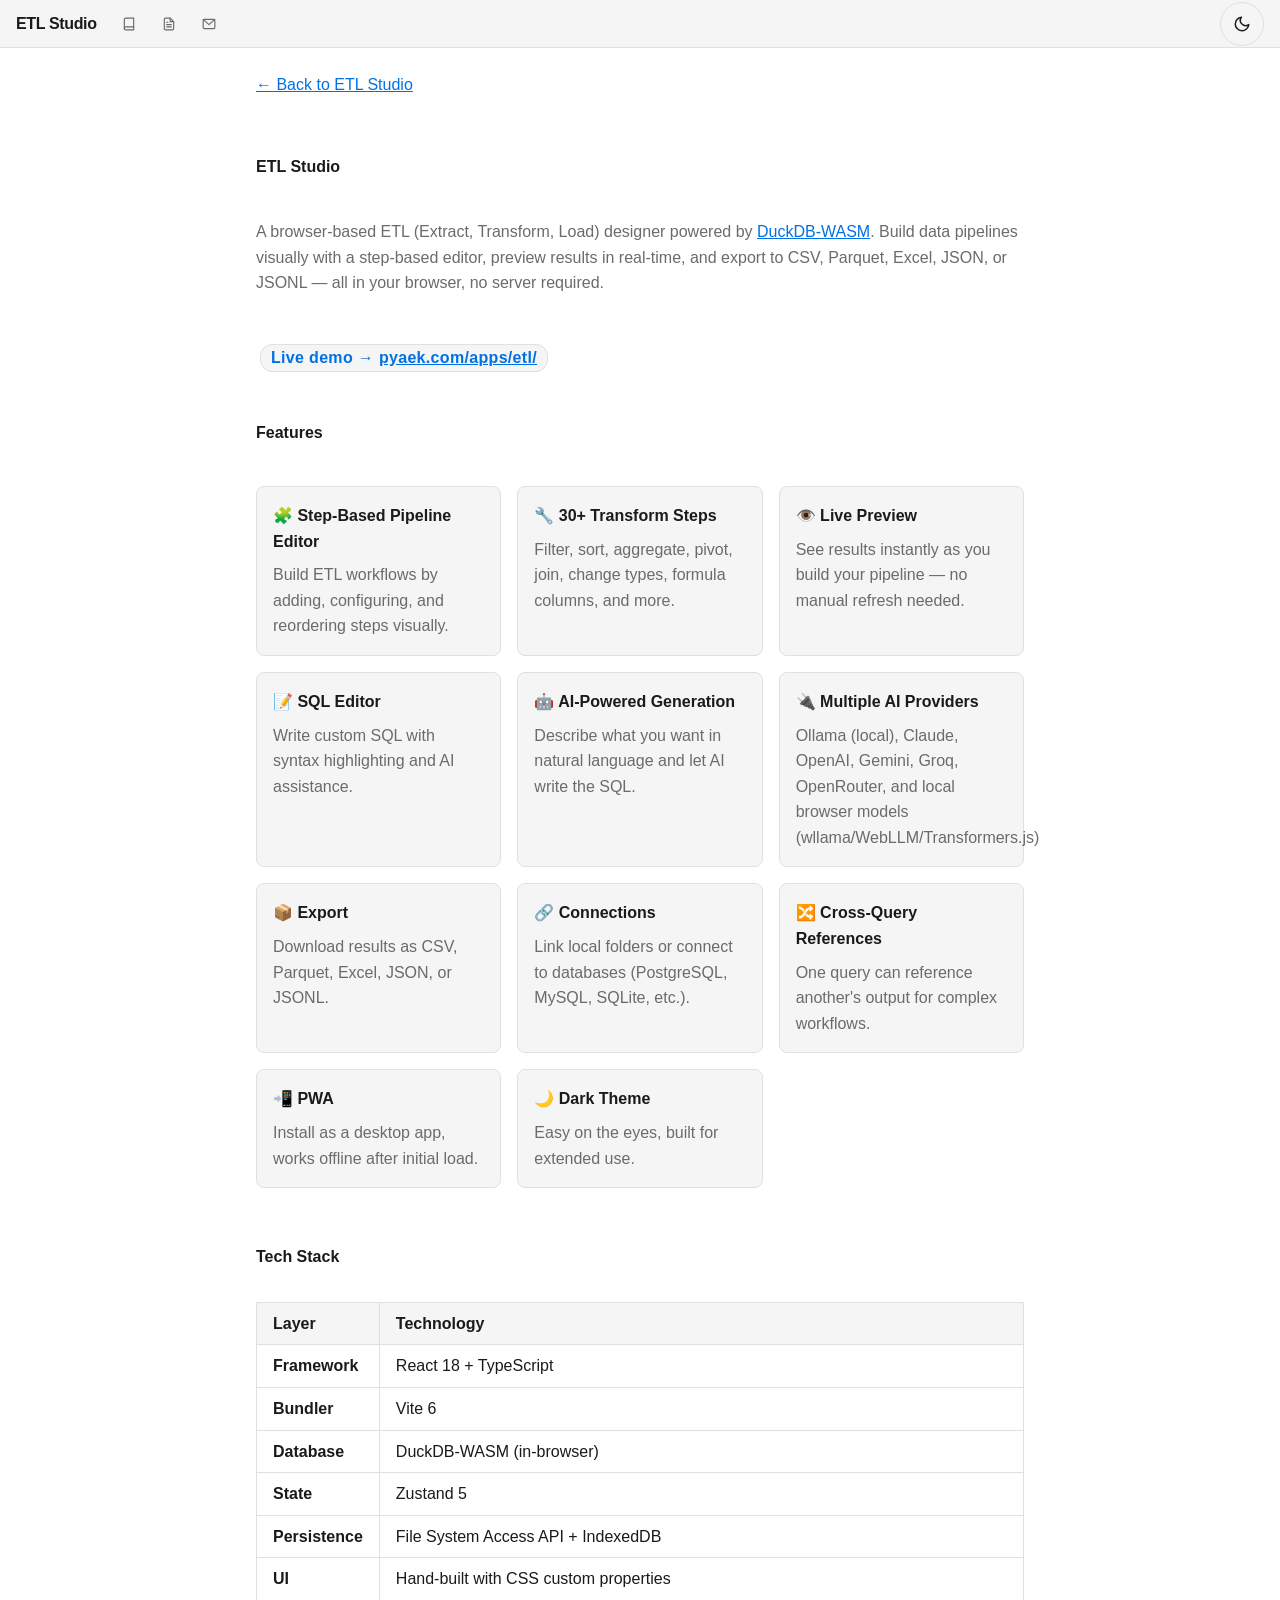
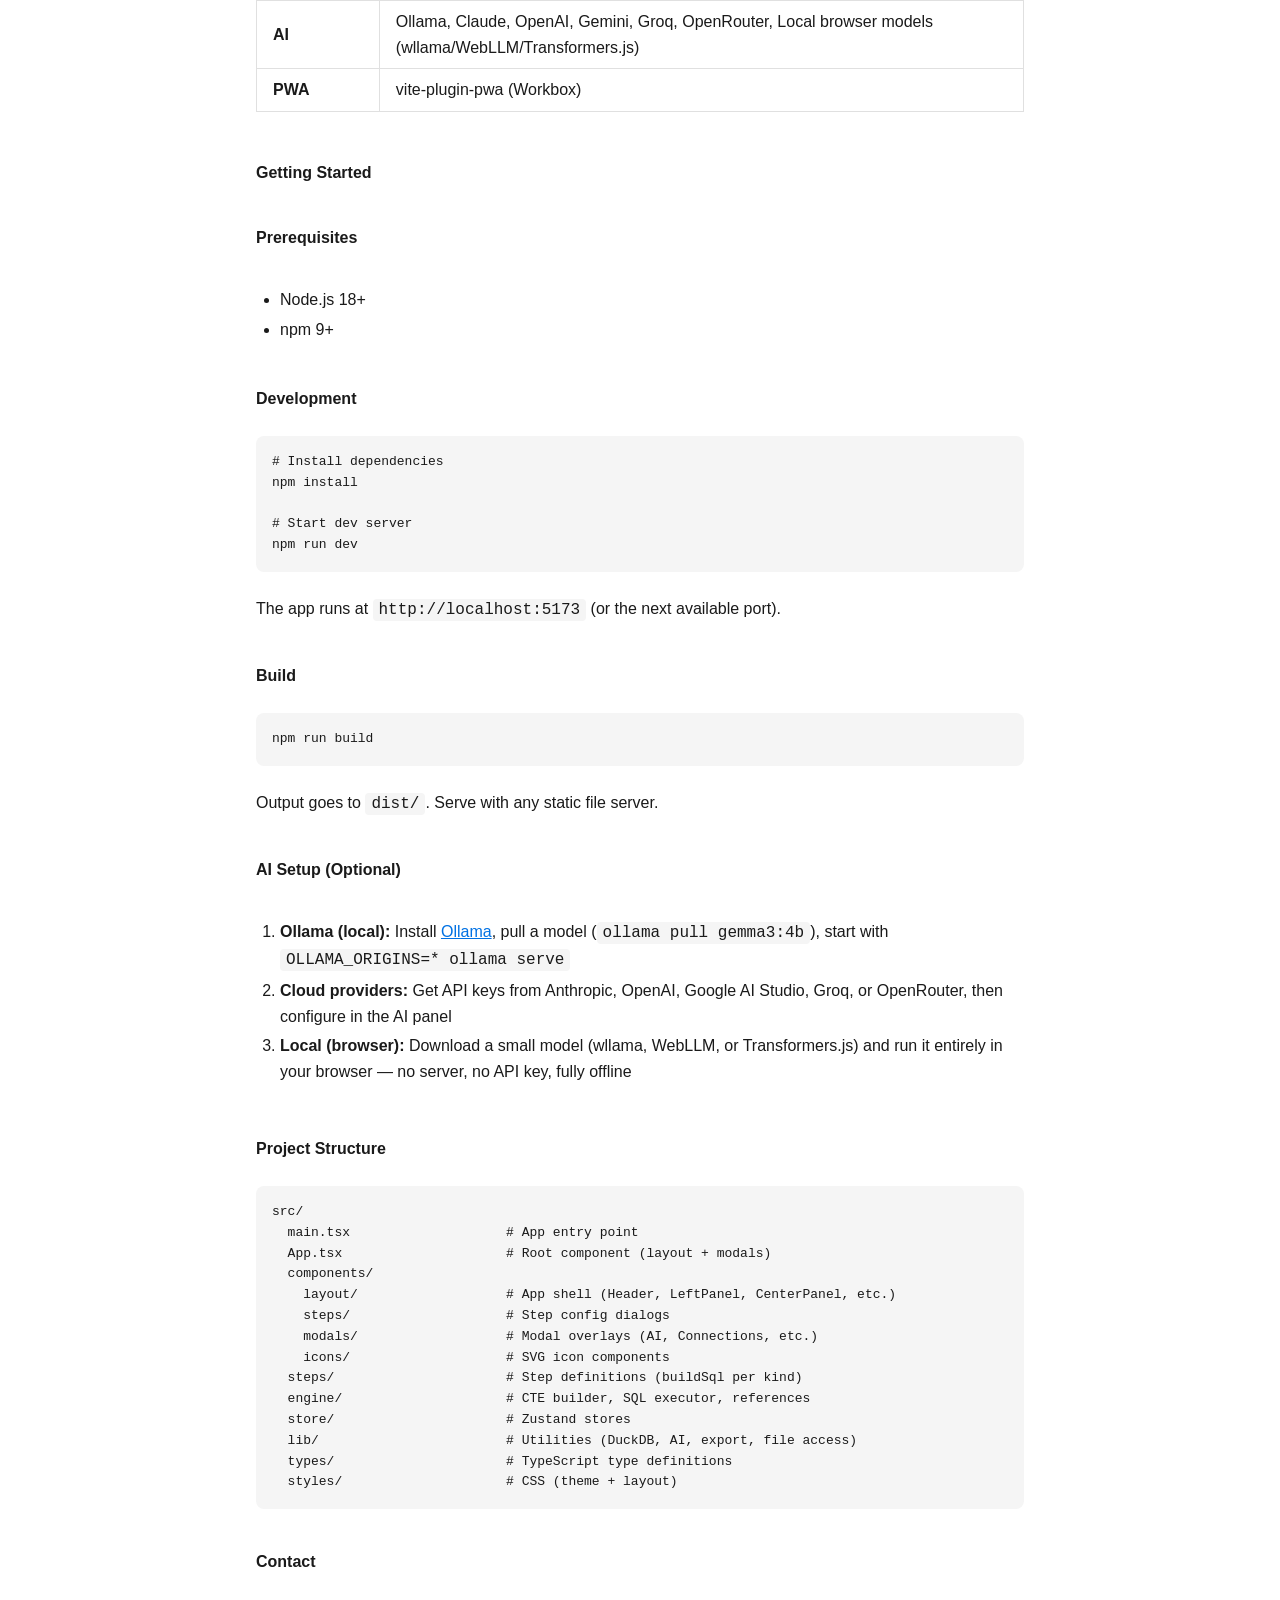
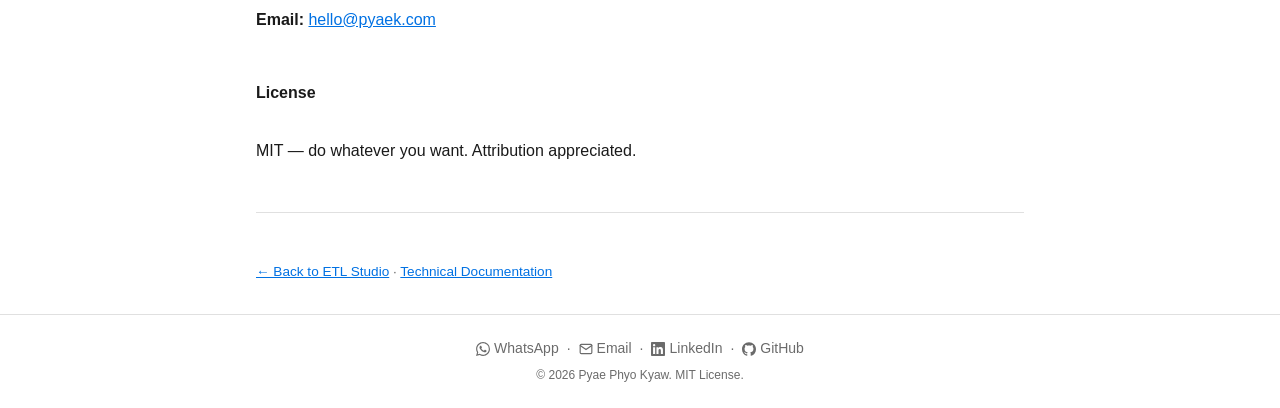
<file: readme/index.html>
<!DOCTYPE html>
<html lang="en">
<head>
  <!-- 1. Theme flash prevention -->
  <script>
  (function() {
    document.documentElement.setAttribute("data-theme", "light");
  })();
  </script>
  <!-- 2. Standard meta -->
  <meta charset="UTF-8">
  <meta name="viewport" content="width=device-width, initial-scale=1.0">
  <meta name="theme-color" content="#ffffff" media="(prefers-color-scheme: light)">
  <meta name="theme-color" content="#1a1a1a" media="(prefers-color-scheme: dark)">
  <meta name="apple-mobile-web-app-capable" content="yes">
  <meta name="apple-mobile-web-app-status-bar-style" content="default">
  <meta name="apple-mobile-web-app-title" content="ETL Studio">

  <!-- 3. SEO meta -->
  <title>ETL Studio README — Documentation | Pyae Phyo Kyaw</title>
  <meta name="title" content="ETL Studio README — Documentation | Pyae Phyo Kyaw">
  <meta name="description" content="ETL Studio README — documentation for the free, browser-based ETL tool powered by DuckDB-WASM. Learn how to build data pipelines, use AI-powered SQL generation, and export results.">
  <meta name="author" content="Pyae Phyo Kyaw">
  <meta name="keywords" content="ETL Studio, README, documentation, ETL, data pipeline, DuckDB, WASM, data cleaning, data transformation, AI SQL">
  <meta name="robots" content="index, follow">
  <meta name="referrer" content="strict-origin-when-cross-origin">
  <link rel="canonical" href="https://pyaek.com/apps/etl/readme/">
  

  <!-- 4. OG / Twitter -->
  <meta property="og:type" content="article">
  <meta property="og:url" content="https://pyaek.com/apps/etl/readme/">
  <meta property="og:title" content="ETL Studio README — Documentation">
  <meta property="og:description" content="Complete documentation for ETL Studio: building data pipelines, AI-powered SQL generation, export formats, and more.">
  <meta property="og:image" content="https://pyaek.com/assets/images/og-image.png">
  <meta property="og:image:alt" content="ETL Studio README — Documentation">
  <meta property="og:site_name" content="Pyae Phyo Kyaw">
  <meta property="og:locale" content="en_US">
  <meta name="twitter:card" content="summary_large_image">
  <meta name="twitter:url" content="https://pyaek.com/apps/etl/readme/">
  <meta name="twitter:title" content="ETL Studio README — Documentation">
  <meta name="twitter:description" content="Complete documentation for ETL Studio: building data pipelines, AI-powered SQL generation, export formats, and more.">
  <meta name="twitter:image" content="https://pyaek.com/assets/images/og-image.png">
  <meta name="twitter:image:alt" content="ETL Studio README — Documentation">
  <meta name="twitter:creator" content="@pyaek">

  <!-- 5. Favicon & manifest -->
  <link rel="icon" href="../assets/icons/favicon.ico" sizes="any">
  <link rel="apple-touch-icon" href="../assets/icons/apple-touch-icon.png">
  <link rel="manifest" href="../manifest.webmanifest">

  <!-- 6. JSON-LD structured data -->
  <script type="application/ld+json">
  {
    "@context": "https://schema.org",
    "@type": "WebPage",
    "name": "ETL Studio README — Documentation",
    "url": "https://pyaek.com/apps/etl/readme/",
    "description": "Complete documentation for ETL Studio: building data pipelines, AI-powered SQL generation, export formats, and more.",
    "isPartOf": {
      "@type": "WebSite",
      "name": "Pyae Phyo Kyaw",
      "url": "https://pyaek.com"
    }
  }
  </script>

  <!-- 7. CSS -->
  <link rel="stylesheet" href="../assets/css/root/style.css">
  <style>
    .doc-page { max-width: 800px; margin: 0 auto; padding: var(--space-lg) var(--space-md); line-height: 1.6; }
    .doc-page h1 { font-size: var(--text-2xl); margin: var(--space-lg) 0 var(--space-md); }
    .doc-page h2 { font-size: var(--text-xl); margin: var(--space-lg) 0 var(--space-sm); }
    .doc-page h3 { font-size: var(--text-lg); margin: var(--space-md) 0 var(--space-sm); }
    .doc-page p { margin: var(--space-sm) 0; }
    .doc-page a { color: var(--color-accent); }
    .doc-page a:hover { color: var(--color-accent-hover); }
    .doc-page code { background: var(--color-surface); padding: 2px 6px; border-radius: var(--border-radius-sm); font-family: var(--font-mono); font-size: var(--text-sm); }
    .doc-page pre { background: var(--color-surface); padding: var(--space-md); border-radius: var(--border-radius-md); overflow-x: auto; }
    .doc-page pre code { background: none; padding: 0; }
    .doc-page ul, .doc-page ol { padding-left: var(--space-lg); margin: var(--space-sm) 0; }
    .doc-page li { margin: var(--space-xs) 0; }
    .doc-page hr { border: none; border-top: 1px solid var(--color-border); margin: var(--space-lg) 0; }
    .doc-page blockquote { border-left: 3px solid var(--color-accent); padding-left: var(--space-md); margin: var(--space-sm) 0; color: var(--color-text-secondary); }
    .doc-page table { width: 100%; border-collapse: collapse; margin: var(--space-sm) 0; }
    .doc-page th, .doc-page td { border: 1px solid var(--color-border); padding: var(--space-sm) var(--space-md); text-align: left; }
    .doc-page th { background: var(--color-surface); font-weight: 600; }
    .doc-page img { max-width: 100%; border-radius: var(--border-radius-md); }
    .doc-page .back-link { display: inline-block; margin-bottom: var(--space-md); font-size: var(--text-sm); }
    .doc-page .badge { display: inline-block; padding: 2px 10px; border-radius: 12px; font-size: var(--text-xs); font-weight: 600; background: var(--color-surface); color: var(--color-accent); border: 1px solid var(--color-border); }
    .doc-page .feature-grid { display: grid; grid-template-columns: repeat(auto-fill, minmax(220px, 1fr)); gap: var(--space-md); margin: var(--space-md) 0; }
    .doc-page .feature-card { background: var(--color-surface); border: 1px solid var(--color-border); border-radius: var(--border-radius-md); padding: var(--space-md); }
    .doc-page .feature-card h3 { margin-top: 0; font-size: var(--text-sm); }
    .doc-page .feature-card p { font-size: var(--text-xs); margin-bottom: 0; color: var(--color-text-secondary); }

    /* Top panel — same style as the app header's doc buttons (README / Tech Doc / Contact) */
    .doc-panel {
      position: sticky;
      top: 0;
      z-index: 100;
      display: flex;
      align-items: center;
      gap: var(--space-sm);
      height: 48px;
      padding: 0 var(--space-md);
      background: var(--color-surface);
      border-bottom: 1px solid var(--color-border);
    }
    .doc-panel .app-title {
      font-size: var(--text-base);
      font-weight: 600;
      color: var(--color-text);
      text-decoration: none;
      white-space: nowrap;
      margin-right: var(--space-sm);
    }
    .doc-panel .app-title:hover { color: var(--color-accent); }
    .doc-panel .spacer { flex: 1; }
    .doc-panel .header-doc-btn {
      display: flex;
      align-items: center;
      gap: var(--space-xs);
      font-size: var(--text-xs);
      color: var(--color-text-secondary);
      padding: 4px 8px;
      border-radius: var(--border-radius-sm);
      border: 1px solid transparent;
      background: transparent;
      cursor: pointer;
      text-decoration: none;
      transition: background 150ms ease, color 150ms ease, border-color 150ms ease;
      white-space: nowrap;
    }
    .doc-panel .header-doc-btn:hover {
      background: var(--color-bg);
      color: var(--color-text);
      border-color: var(--color-border);
      text-decoration: none;
    }
  </style>
</head>
<body>
  <!-- Top panel — same style as the app header's doc buttons (README / Tech Doc / Contact) -->
  <header class="doc-panel" aria-label="ETL Studio">
    <a class="app-title" href="../">ETL Studio</a>
    <a class="header-doc-btn" href="../readme/" title="README" target="_blank" rel="noopener noreferrer" aria-label="README">
      <svg width="14" height="14" viewBox="0 0 24 24" fill="none" stroke="currentColor" stroke-width="2" stroke-linecap="round" stroke-linejoin="round" aria-hidden="true"><path d="M4 19.5A2.5 2.5 0 0 1 6.5 17H20"/><path d="M6.5 2H20v20H6.5A2.5 2.5 0 0 1 4 19.5v-15A2.5 2.5 0 0 1 6.5 2z"/></svg>
    </a>
    <a class="header-doc-btn" href="../tech-doc/" title="Documentation" target="_blank" rel="noopener noreferrer" aria-label="Technical Documentation">
      <svg width="14" height="14" viewBox="0 0 24 24" fill="none" stroke="currentColor" stroke-width="2" stroke-linecap="round" stroke-linejoin="round" aria-hidden="true"><path d="M14 2H6a2 2 0 0 0-2 2v16a2 2 0 0 0 2 2h12a2 2 0 0 0 2-2V8z"/><polyline points="14 2 14 8 20 8"/><line x1="16" y1="13" x2="8" y2="13"/><line x1="16" y1="17" x2="8" y2="17"/><polyline points="10 9 9 9 8 9"/></svg>
    </a>
    <a class="header-doc-btn" href="mailto:hello@pyaek.com" title="Contact hello@pyaek.com" aria-label="Contact">
      <svg width="14" height="14" viewBox="0 0 24 24" fill="none" stroke="currentColor" stroke-width="2" stroke-linecap="round" stroke-linejoin="round" aria-hidden="true"><rect x="2" y="4" width="20" height="16" rx="2"/><path d="M22 4L12 13 2 4"/></svg>
    </a>
    <div class="spacer"></div>
    <button class="theme-toggle" aria-label="Switch to dark mode" title="Toggle theme">
      <svg class="theme-toggle-icon" viewBox="0 0 24 24" aria-hidden="true">
        <path d="M21 12.79A9 9 0 1 1 11.21 3 7 7 0 0 0 21 12.79z"/>
      </svg>
    </button>
  </header>
  <!-- 8. Main content -->
  <main class="doc-page">
    <a href="../" class="back-link">&larr; Back to ETL Studio</a>
    <h1>ETL Studio</h1>
    <p style="color:var(--color-text-secondary);margin-bottom:1.5rem">
      A browser-based ETL (Extract, Transform, Load) designer powered by
      <a href="https://duckdb.org/docs/api/wasm/overview" target="_blank" rel="noopener noreferrer">DuckDB-WASM</a>.
      Build data pipelines visually with a step-based editor, preview results in real-time,
      and export to CSV, Parquet, Excel, JSON, or JSONL — all in your browser, no server required.
    </p>
    <p><span class="badge">Live demo &rarr; <a href="https://pyaek.com/apps/etl/" style="color:inherit;text-decoration:underline">pyaek.com/apps/etl/</a></span></p>

    <h2>Features</h2>
    <div class="feature-grid">
      <div class="feature-card">
        <h3>🧩 Step-Based Pipeline Editor</h3>
        <p>Build ETL workflows by adding, configuring, and reordering steps visually.</p>
      </div>
      <div class="feature-card">
        <h3>🔧 30+ Transform Steps</h3>
        <p>Filter, sort, aggregate, pivot, join, change types, formula columns, and more.</p>
      </div>
      <div class="feature-card">
        <h3>👁️ Live Preview</h3>
        <p>See results instantly as you build your pipeline — no manual refresh needed.</p>
      </div>
      <div class="feature-card">
        <h3>📝 SQL Editor</h3>
        <p>Write custom SQL with syntax highlighting and AI assistance.</p>
      </div>
      <div class="feature-card">
        <h3>🤖 AI-Powered Generation</h3>
        <p>Describe what you want in natural language and let AI write the SQL.</p>
      </div>
      <div class="feature-card">
        <h3>🔌 Multiple AI Providers</h3>
        <p>Ollama (local), Claude, OpenAI, Gemini, Groq, OpenRouter, and local browser models (wllama/WebLLM/Transformers.js).</p>
      </div>
      <div class="feature-card">
        <h3>📦 Export</h3>
        <p>Download results as CSV, Parquet, Excel, JSON, or JSONL.</p>
      </div>
      <div class="feature-card">
        <h3>🔗 Connections</h3>
        <p>Link local folders or connect to databases (PostgreSQL, MySQL, SQLite, etc.).</p>
      </div>
      <div class="feature-card">
        <h3>🔀 Cross-Query References</h3>
        <p>One query can reference another's output for complex workflows.</p>
      </div>
      <div class="feature-card">
        <h3>📲 PWA</h3>
        <p>Install as a desktop app, works offline after initial load.</p>
      </div>
      <div class="feature-card">
        <h3>🌙 Dark Theme</h3>
        <p>Easy on the eyes, built for extended use.</p>
      </div>
    </div>

    <h2>Tech Stack</h2>
    <table>
      <tr><th>Layer</th><th>Technology</th></tr>
      <tr><td><strong>Framework</strong></td><td>React 18 + TypeScript</td></tr>
      <tr><td><strong>Bundler</strong></td><td>Vite 6</td></tr>
      <tr><td><strong>Database</strong></td><td>DuckDB-WASM (in-browser)</td></tr>
      <tr><td><strong>State</strong></td><td>Zustand 5</td></tr>
      <tr><td><strong>Persistence</strong></td><td>File System Access API + IndexedDB</td></tr>
      <tr><td><strong>UI</strong></td><td>Hand-built with CSS custom properties</td></tr>
      <tr><td><strong>AI</strong></td><td>Ollama, Claude, OpenAI, Gemini, Groq, OpenRouter, Local browser models (wllama/WebLLM/Transformers.js)</td></tr>
      <tr><td><strong>PWA</strong></td><td>vite-plugin-pwa (Workbox)</td></tr>
    </table>

    <h2>Getting Started</h2>

    <h3>Prerequisites</h3>
    <ul>
      <li>Node.js 18+</li>
      <li>npm 9+</li>
    </ul>

    <h3>Development</h3>
    <pre># Install dependencies
npm install

# Start dev server
npm run dev</pre>
    <p>The app runs at <code>http://localhost:5173</code> (or the next available port).</p>

    <h3>Build</h3>
    <pre>npm run build</pre>
    <p>Output goes to <code>dist/</code>. Serve with any static file server.</p>

    <h3>AI Setup (Optional)</h3>
    <ol>
      <li><strong>Ollama (local):</strong> Install <a href="https://ollama.com" target="_blank" rel="noopener noreferrer">Ollama</a>, pull a model (<code>ollama pull gemma3:4b</code>), start with <code>OLLAMA_ORIGINS=* ollama serve</code></li>
      <li><strong>Cloud providers:</strong> Get API keys from Anthropic, OpenAI, Google AI Studio, Groq, or OpenRouter, then configure in the AI panel</li>
      <li><strong>Local (browser):</strong> Download a small model (wllama, WebLLM, or Transformers.js) and run it entirely in your browser — no server, no API key, fully offline</li>
    </ol>

    <h2>Project Structure</h2>
    <pre>src/
  main.tsx                    # App entry point
  App.tsx                     # Root component (layout + modals)
  components/
    layout/                   # App shell (Header, LeftPanel, CenterPanel, etc.)
    steps/                    # Step config dialogs
    modals/                   # Modal overlays (AI, Connections, etc.)
    icons/                    # SVG icon components
  steps/                      # Step definitions (buildSql per kind)
  engine/                     # CTE builder, SQL executor, references
  store/                      # Zustand stores
  lib/                        # Utilities (DuckDB, AI, export, file access)
  types/                      # TypeScript type definitions
  styles/                     # CSS (theme + layout)</pre>

    <h2>Contact</h2>
    <p><strong>Email:</strong> <a href="mailto:hello@pyaek.com">hello@pyaek.com</a></p>

    <h2>License</h2>
    <p>MIT &mdash; do whatever you want. Attribution appreciated.</p>

    <hr>
    <p style="color:var(--color-text-secondary);font-size:0.85rem"><a href="../">&larr; Back to ETL Studio</a> &middot; <a href="../tech-doc/">Technical Documentation</a></p>
  </main>

  <!-- 9. Full footer -->
  <footer>
    <div class="contact-line">
      <a href="https://wa.me/66804011824" target="_blank" rel="noopener noreferrer" aria-label="WhatsApp">
        <svg class="contact-icon" width="14" height="14" viewBox="0 0 24 24" fill="currentColor" aria-hidden="true"><path d="M17.472 14.382c-.297-.149-1.758-.867-2.03-.967-.273-.099-.471-.148-.67.15-.197.297-.767.966-.94 1.164-.173.199-.347.223-.644.075-.297-.15-1.255-.463-2.39-1.475-.883-.788-1.48-1.761-1.653-2.059-.173-.297-.018-.458.13-.606.134-.133.298-.347.446-.52.149-.174.198-.298.298-.497.099-.198.05-.371-.025-.52-.075-.149-.669-1.612-.916-2.207-.242-.579-.487-.5-.669-.51-.173-.008-.371-.01-.57-.01-.198 0-.52.074-.792.372-.272.297-1.04 1.016-1.04 2.479 0 1.462 1.065 2.875 1.213 3.074.149.198 2.096 3.2 5.077 4.487.709.306 1.262.489 1.694.625.712.227 1.36.195 1.871.118.571-.085 1.758-.719 2.006-1.413.248-.694.248-1.289.173-1.413-.074-.124-.272-.198-.57-.347m-5.421 7.403h-.004a9.87 9.87 0 01-5.031-1.378l-.361-.214-3.741.982.998-3.648-.235-.374a9.86 9.86 0 01-1.51-5.26c.001-5.45 4.436-9.884 9.888-9.884 2.64 0 5.122 1.03 6.988 2.898a9.825 9.825 0 012.893 6.994c-.003 5.45-4.437 9.884-9.885 9.884m8.413-18.297A11.815 11.815 0 0012.05 0C5.495 0 .16 5.335.157 11.892c0 2.096.547 4.142 1.588 5.945L.057 24l6.305-1.654a11.882 11.882 0 005.683 1.448h.005c6.554 0 11.89-5.335 11.893-11.893a11.821 11.821 0 00-3.48-8.413z"/></svg>
        WhatsApp
      </a>
      <span class="sep" aria-hidden="true">&middot;</span>
      <a href="mailto:hello@pyaek.com" aria-label="Email">
        <svg class="contact-icon" width="14" height="14" viewBox="0 0 24 24" fill="none" stroke="currentColor" stroke-width="2" stroke-linecap="round" stroke-linejoin="round" aria-hidden="true"><path d="M4 4h16c1.1 0 2 .9 2 2v12c0 1.1-.9 2-2 2H4c-1.1 0-2-.9-2-2V6c0-1.1.9-2 2-2z"/><polyline points="22,6 12,13 2,6"/></svg>
        Email
      </a>
      <span class="sep" aria-hidden="true">&middot;</span>
      <a href="https://www.linkedin.com/in/pyaek" target="_blank" rel="noopener noreferrer" aria-label="LinkedIn">
        <svg class="contact-icon" width="14" height="14" viewBox="0 0 24 24" fill="currentColor" aria-hidden="true"><path d="M20.447 20.452h-3.554v-5.569c0-1.328-.027-3.037-1.852-3.037-1.853 0-2.136 1.445-2.136 2.939v5.667H9.351V9h3.414v1.561h.046c.477-.9 1.637-1.85 3.37-1.85 3.601 0 4.267 2.37 4.267 5.455v6.286zM5.337 7.433a2.062 2.062 0 01-2.063-2.065 2.064 2.064 0 112.063 2.065zm1.782 13.019H3.555V9h3.564v11.452zM22.225 0H1.771C.792 0 0 .774 0 1.729v20.542C0 23.227.792 24 1.771 24h20.451C23.2 24 24 23.227 24 22.271V1.729C24 .774 23.2 0 22.222 0h.003z"/></svg>
        LinkedIn
      </a>
      <span class="sep" aria-hidden="true">&middot;</span>
      <a href="https://github.com/pyae-k" target="_blank" rel="noopener noreferrer" aria-label="GitHub">
        <svg class="contact-icon" width="14" height="14" viewBox="0 0 24 24" fill="currentColor" aria-hidden="true"><path d="M12 .297c-6.63 0-12 5.373-12 12 0 5.303 3.438 9.8 8.205 11.385.6.113.82-.258.82-.577 0-.285-.01-1.04-.015-2.04-3.338.724-4.042-1.61-4.042-1.61C4.422 18.07 3.633 17.7 3.633 17.7c-1.087-.744.084-.729.084-.729 1.205.084 1.838 1.236 1.838 1.236 1.07 1.835 2.809 1.305 3.495.998.108-.776.417-1.305.76-1.605-2.665-.3-5.466-1.332-5.466-5.93 0-1.31.465-2.38 1.235-3.22-.135-.303-.54-1.523.105-3.176 0 0 1.005-.322 3.3 1.23.96-.267 1.98-.399 3-.405 1.02.006 2.04.138 3 .405 2.28-1.552 3.285-1.23 3.285-1.23.645 1.653.24 2.873.12 3.176.765.84 1.23 1.91 1.23 3.22 0 4.61-2.805 5.625-5.475 5.92.42.36.81 1.096.81 2.22 0 1.606-.015 2.896-.015 3.286 0 .315.21.69.825.57C20.565 22.092 24 17.592 24 12.297c0-6.627-5.373-12-12-12"/></svg>
        GitHub
      </a>
    </div>
    <p class="license-notice">&copy; 2026 <a>Pyae Phyo Kyaw</a>. <a href="https://github.com/pyae-k/pyaek-com/blob/main/LICENSE" target="_blank" rel="noopener noreferrer">MIT License</a>.</p>
  </footer>

  <!-- 10. SW registration -->
  <script src="../assets/js/root-script.js"></script>
  <script>
  if ("serviceWorker" in navigator) {
    window.addEventListener("load", function() {
      navigator.serviceWorker.register("../sw.js", { scope: "../" }).catch(function() {});
    });
  }
  </script>
</body>
</html>
</file>
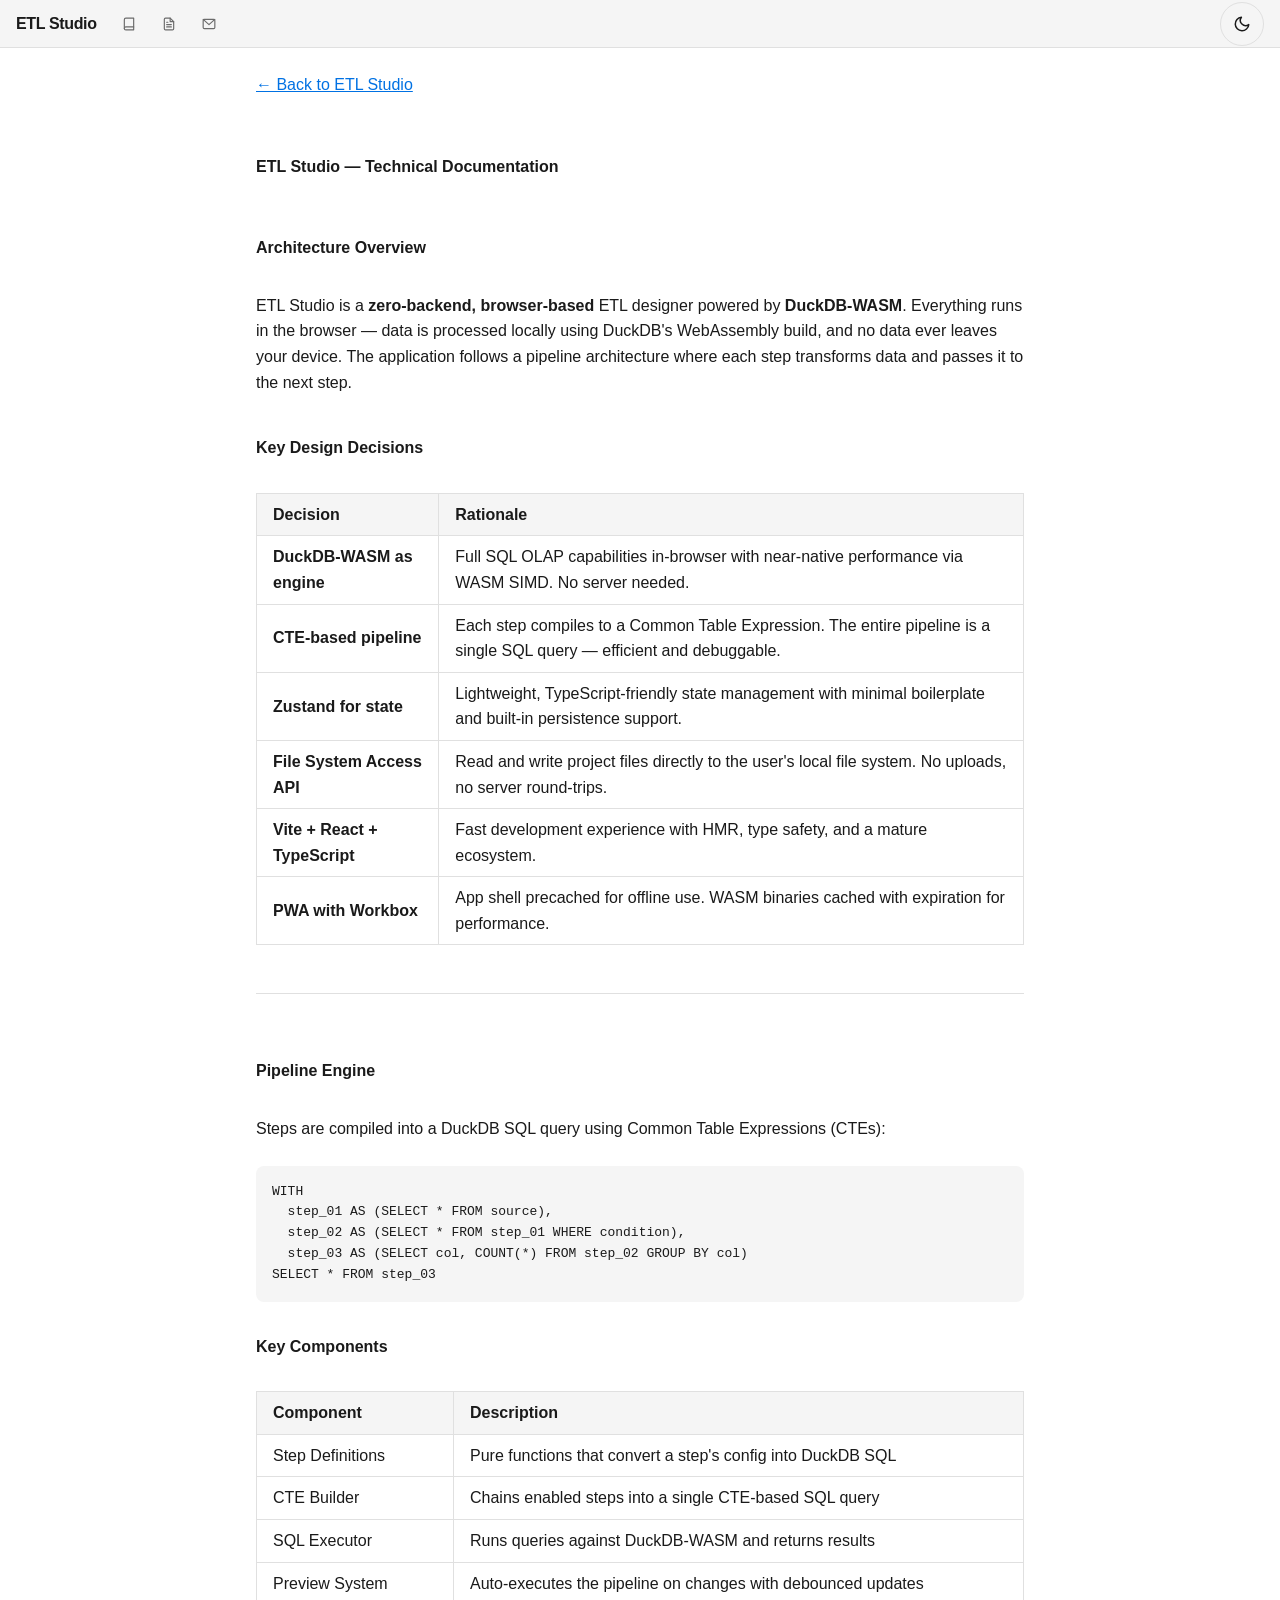
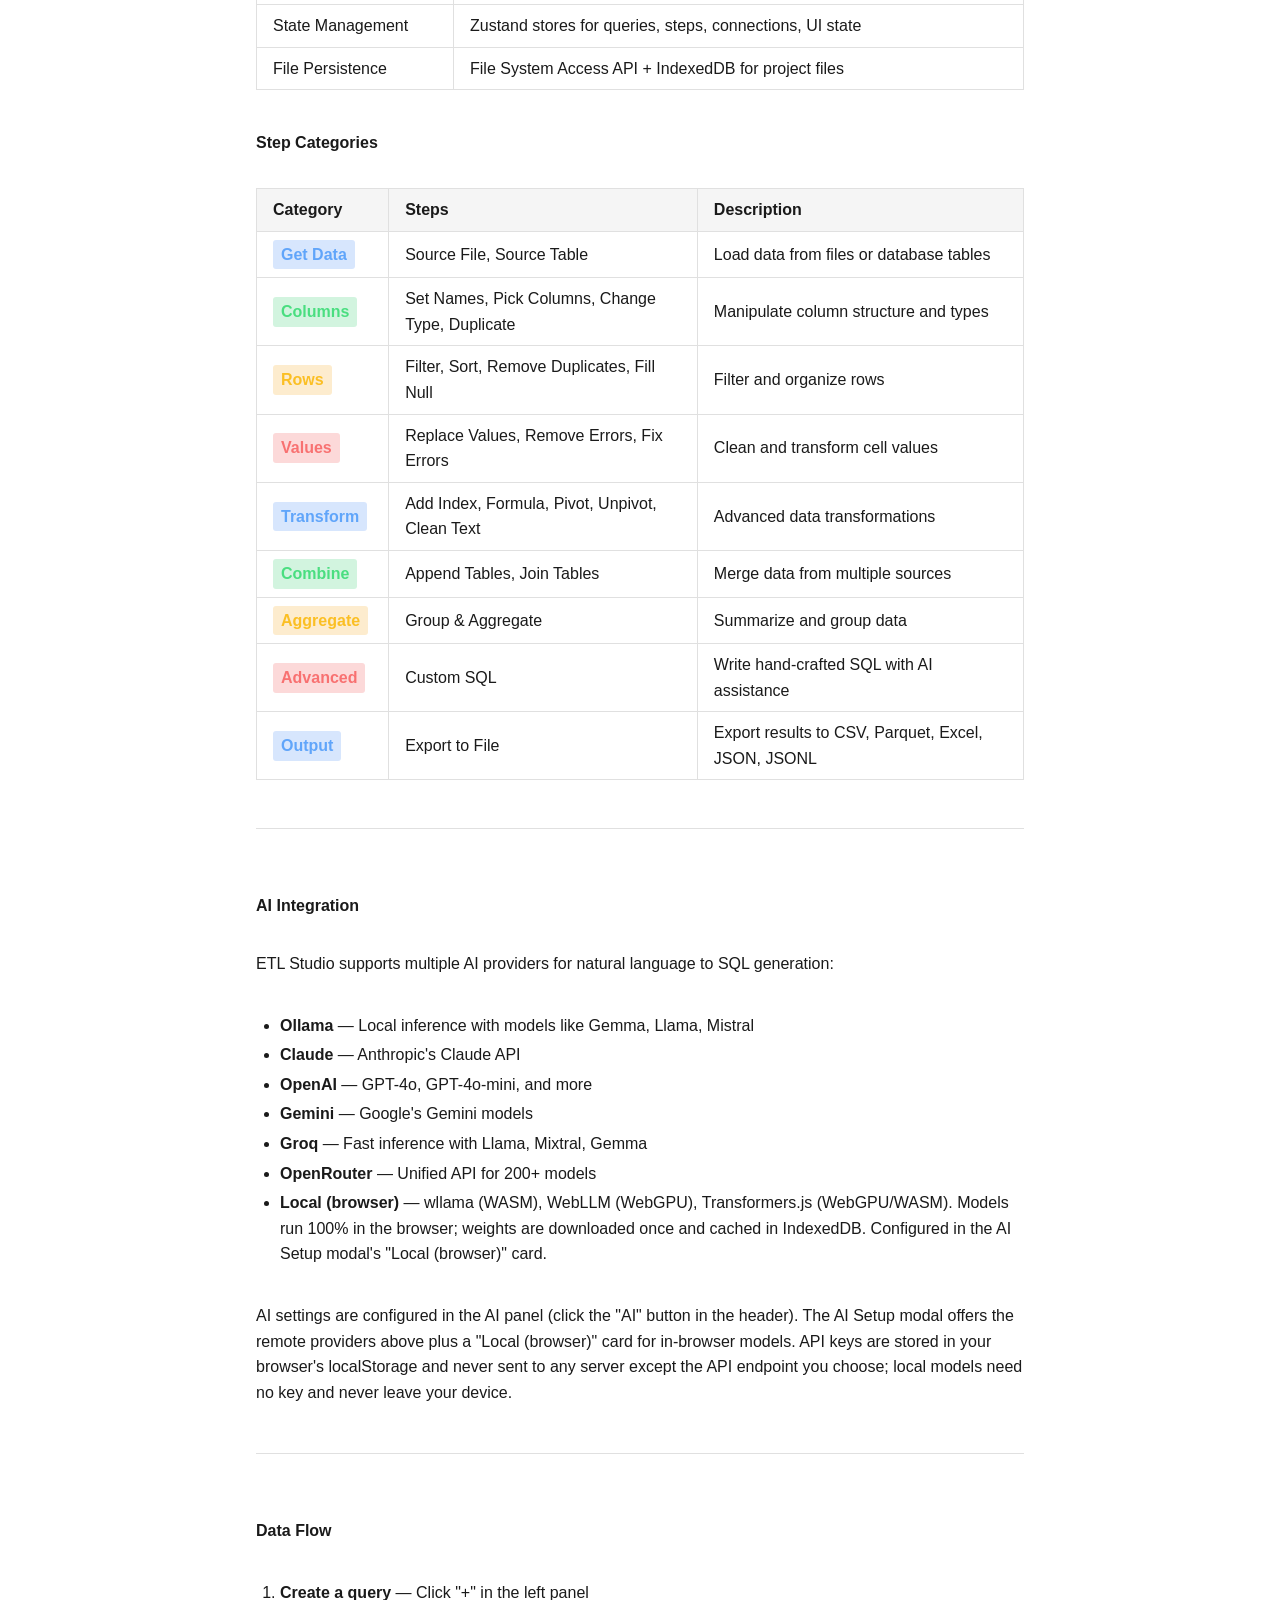
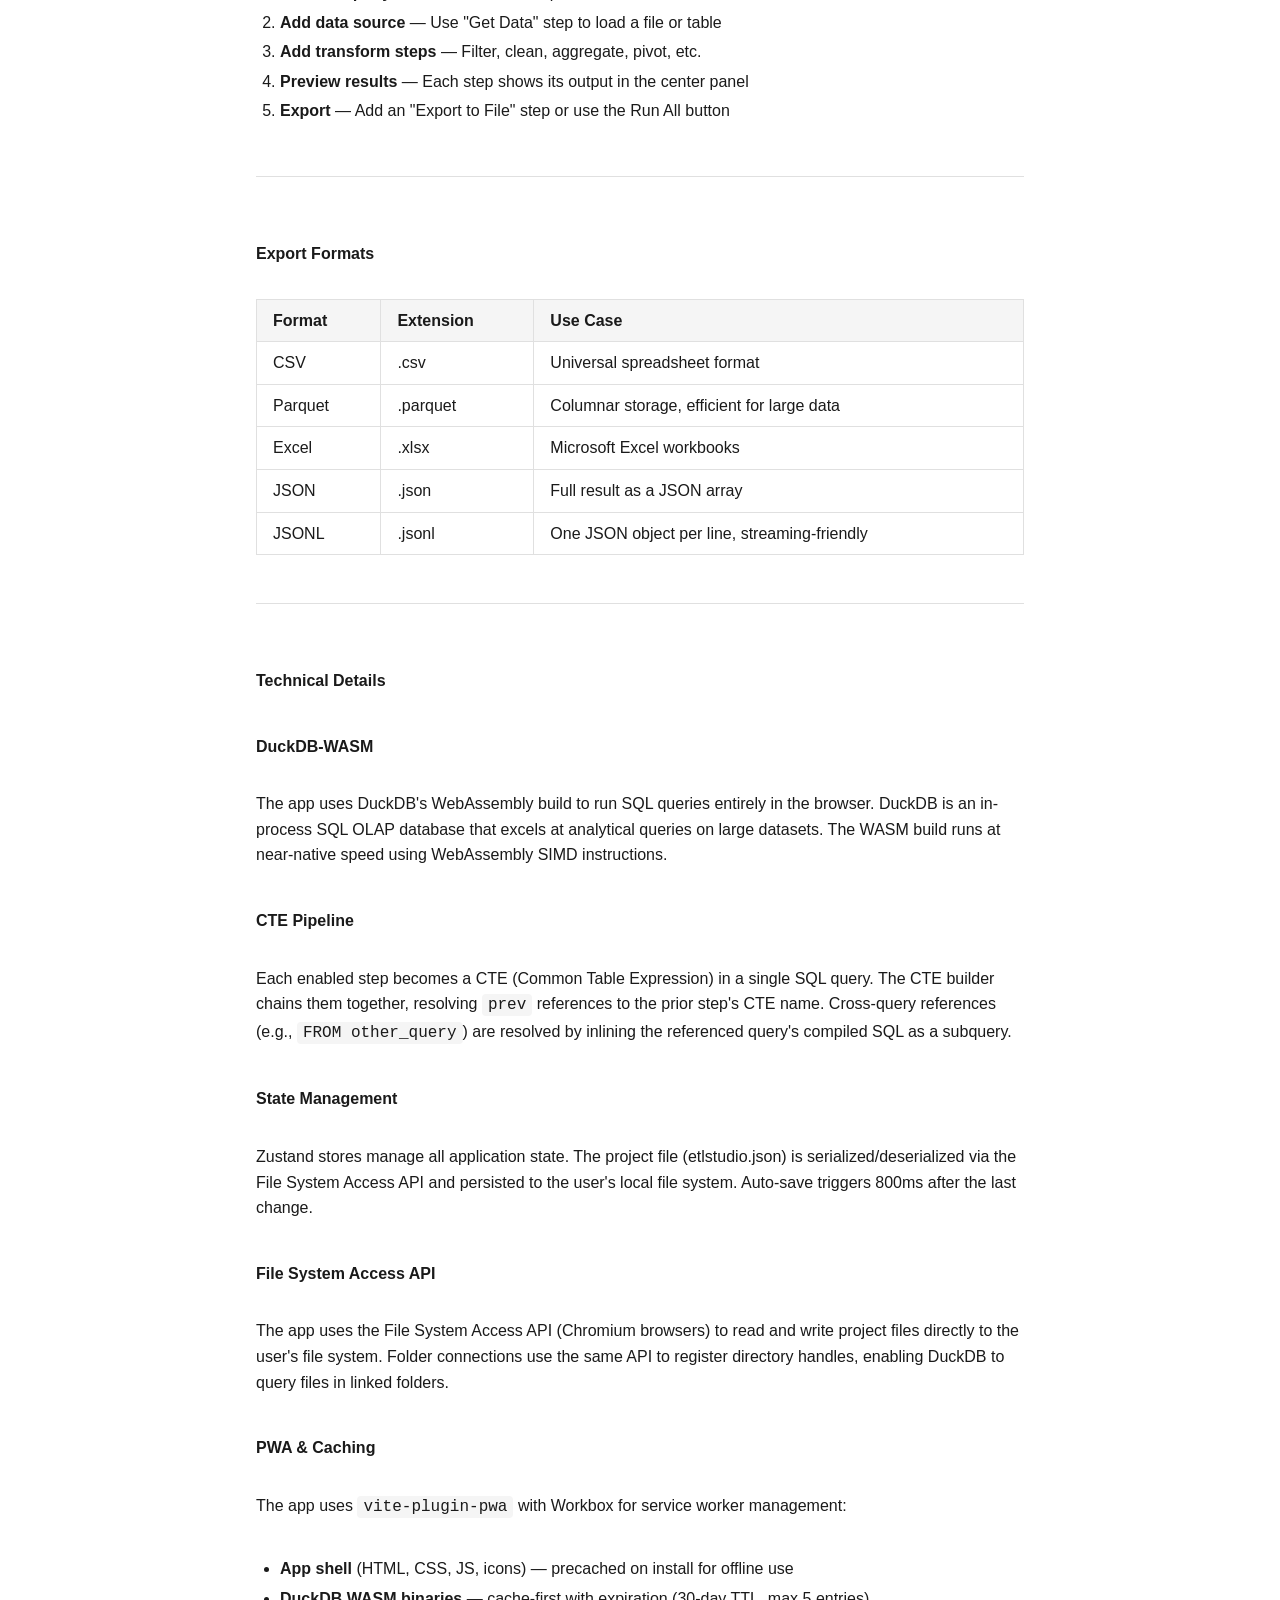
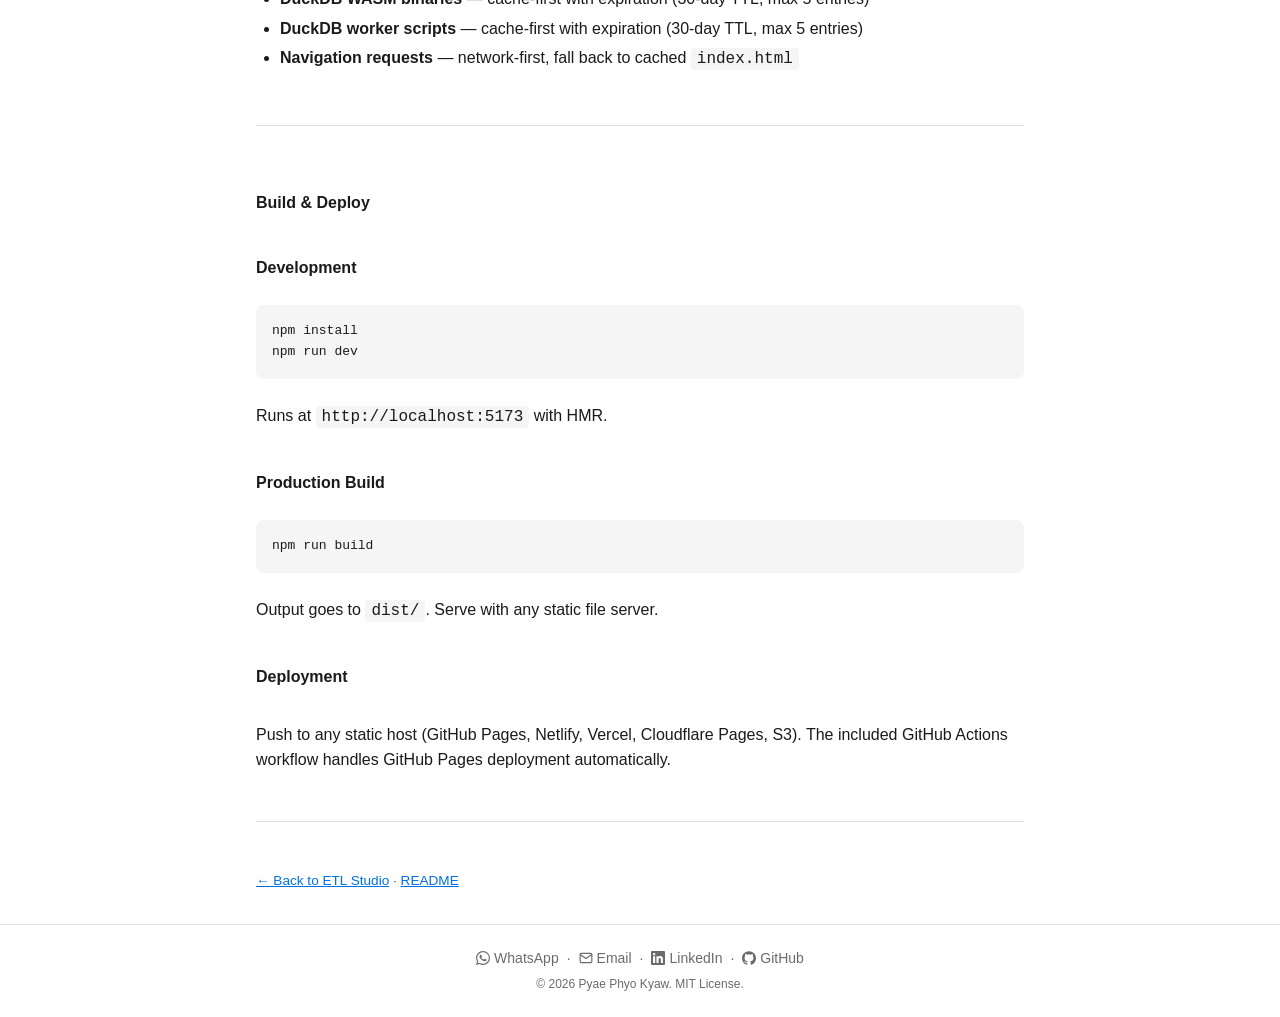
<file: tech-doc/index.html>
<!DOCTYPE html>
<html lang="en">
<head>
  <!-- 1. Theme flash prevention -->
  <script>
  (function() {
    document.documentElement.setAttribute("data-theme", "light");
  })();
  </script>
  <!-- 2. Standard meta -->
  <meta charset="UTF-8">
  <meta name="viewport" content="width=device-width, initial-scale=1.0">
  <meta name="theme-color" content="#ffffff" media="(prefers-color-scheme: light)">
  <meta name="theme-color" content="#1a1a1a" media="(prefers-color-scheme: dark)">
  <meta name="apple-mobile-web-app-capable" content="yes">
  <meta name="apple-mobile-web-app-status-bar-style" content="default">
  <meta name="apple-mobile-web-app-title" content="ETL Studio">

  <!-- 3. SEO meta -->
  <title>ETL Studio — Technical Documentation | Pyae Phyo Kyaw</title>
  <meta name="title" content="ETL Studio — Technical Documentation | Pyae Phyo Kyaw">
  <meta name="description" content="ETL Studio Technical Documentation — architecture overview, step pipeline engine, DuckDB-WASM integration, AI providers, data flow, and key design decisions.">
  <meta name="author" content="Pyae Phyo Kyaw">
  <meta name="keywords" content="ETL Studio, technical documentation, architecture, DuckDB, WASM, CTE pipeline, AI SQL, data flow, design decisions">
  <meta name="robots" content="index, follow">
  <meta name="referrer" content="strict-origin-when-cross-origin">
  <link rel="canonical" href="https://pyaek.com/apps/etl/tech-doc/">
  

  <!-- 4. OG / Twitter -->
  <meta property="og:type" content="article">
  <meta property="og:url" content="https://pyaek.com/apps/etl/tech-doc/">
  <meta property="og:title" content="ETL Studio — Technical Documentation">
  <meta property="og:description" content="Architecture overview, step pipeline engine, DuckDB-WASM integration, AI providers, data flow, and design decisions for ETL Studio.">
  <meta property="og:image" content="https://pyaek.com/assets/images/og-image.png">
  <meta property="og:image:alt" content="ETL Studio — Technical Documentation">
  <meta property="og:site_name" content="Pyae Phyo Kyaw">
  <meta property="og:locale" content="en_US">
  <meta name="twitter:card" content="summary_large_image">
  <meta name="twitter:url" content="https://pyaek.com/apps/etl/tech-doc/">
  <meta name="twitter:title" content="ETL Studio — Technical Documentation">
  <meta name="twitter:description" content="Architecture overview, step pipeline engine, DuckDB-WASM integration, AI providers, data flow, and design decisions for ETL Studio.">
  <meta name="twitter:image" content="https://pyaek.com/assets/images/og-image.png">
  <meta name="twitter:image:alt" content="ETL Studio — Technical Documentation">
  <meta name="twitter:creator" content="@pyaek">

  <!-- 5. Favicon & manifest -->
  <link rel="icon" href="../assets/icons/favicon.ico" sizes="any">
  <link rel="apple-touch-icon" href="../assets/icons/apple-touch-icon.png">
  <link rel="manifest" href="../manifest.webmanifest">

  <!-- 6. JSON-LD structured data -->
  <script type="application/ld+json">
  {
    "@context": "https://schema.org",
    "@type": "WebPage",
    "name": "ETL Studio — Technical Documentation",
    "url": "https://pyaek.com/apps/etl/tech-doc/",
    "description": "Architecture overview, step pipeline engine, DuckDB-WASM integration, AI providers, data flow, and design decisions for ETL Studio.",
    "isPartOf": {
      "@type": "WebSite",
      "name": "Pyae Phyo Kyaw",
      "url": "https://pyaek.com"
    }
  }
  </script>

  <!-- 7. CSS -->
  <link rel="stylesheet" href="../assets/css/root/style.css">
  <style>
    .doc-page { max-width: 800px; margin: 0 auto; padding: var(--space-lg) var(--space-md); line-height: 1.6; }
    .doc-page h1 { font-size: var(--text-2xl); margin: var(--space-lg) 0 var(--space-md); }
    .doc-page h2 { font-size: var(--text-xl); margin: var(--space-lg) 0 var(--space-sm); }
    .doc-page h3 { font-size: var(--text-lg); margin: var(--space-md) 0 var(--space-sm); }
    .doc-page p { margin: var(--space-sm) 0; }
    .doc-page a { color: var(--color-accent); }
    .doc-page a:hover { color: var(--color-accent-hover); }
    .doc-page code { background: var(--color-surface); padding: 2px 6px; border-radius: var(--border-radius-sm); font-family: var(--font-mono); font-size: var(--text-sm); }
    .doc-page pre { background: var(--color-surface); padding: var(--space-md); border-radius: var(--border-radius-md); overflow-x: auto; }
    .doc-page pre code { background: none; padding: 0; }
    .doc-page ul, .doc-page ol { padding-left: var(--space-lg); margin: var(--space-sm) 0; }
    .doc-page li { margin: var(--space-xs) 0; }
    .doc-page hr { border: none; border-top: 1px solid var(--color-border); margin: var(--space-lg) 0; }
    .doc-page blockquote { border-left: 3px solid var(--color-accent); padding-left: var(--space-md); margin: var(--space-sm) 0; color: var(--color-text-secondary); }
    .doc-page table { width: 100%; border-collapse: collapse; margin: var(--space-sm) 0; }
    .doc-page th, .doc-page td { border: 1px solid var(--color-border); padding: var(--space-sm) var(--space-md); text-align: left; }
    .doc-page th { background: var(--color-surface); font-weight: 600; }
    .doc-page img { max-width: 100%; border-radius: var(--border-radius-md); }
    .doc-page .back-link { display: inline-block; margin-bottom: var(--space-md); font-size: var(--text-sm); }
    .doc-page .tag { display: inline-block; padding: 2px 8px; border-radius: 3px; font-size: var(--text-xs); font-weight: 600; margin-right: 4px; }
    .doc-page .tag-blue { background: rgba(59,130,246,0.2); color: #60a5fa; }
    .doc-page .tag-green { background: rgba(34,197,94,0.2); color: #4ade80; }
    .doc-page .tag-yellow { background: rgba(245,158,11,0.2); color: #fbbf24; }
    .doc-page .tag-red { background: rgba(239,68,68,0.2); color: #f87171; }

    /* Top panel — same style as the app header's doc buttons (README / Tech Doc / Contact) */
    .doc-panel {
      position: sticky;
      top: 0;
      z-index: 100;
      display: flex;
      align-items: center;
      gap: var(--space-sm);
      height: 48px;
      padding: 0 var(--space-md);
      background: var(--color-surface);
      border-bottom: 1px solid var(--color-border);
    }
    .doc-panel .app-title {
      font-size: var(--text-base);
      font-weight: 600;
      color: var(--color-text);
      text-decoration: none;
      white-space: nowrap;
      margin-right: var(--space-sm);
    }
    .doc-panel .app-title:hover { color: var(--color-accent); }
    .doc-panel .spacer { flex: 1; }
    .doc-panel .header-doc-btn {
      display: flex;
      align-items: center;
      gap: var(--space-xs);
      font-size: var(--text-xs);
      color: var(--color-text-secondary);
      padding: 4px 8px;
      border-radius: var(--border-radius-sm);
      border: 1px solid transparent;
      background: transparent;
      cursor: pointer;
      text-decoration: none;
      transition: background 150ms ease, color 150ms ease, border-color 150ms ease;
      white-space: nowrap;
    }
    .doc-panel .header-doc-btn:hover {
      background: var(--color-bg);
      color: var(--color-text);
      border-color: var(--color-border);
      text-decoration: none;
    }
  </style>
</head>
<body>
  <!-- Top panel — same style as the app header's doc buttons (README / Tech Doc / Contact) -->
  <header class="doc-panel" aria-label="ETL Studio">
    <a class="app-title" href="../">ETL Studio</a>
    <a class="header-doc-btn" href="../readme/" title="README" target="_blank" rel="noopener noreferrer" aria-label="README">
      <svg width="14" height="14" viewBox="0 0 24 24" fill="none" stroke="currentColor" stroke-width="2" stroke-linecap="round" stroke-linejoin="round" aria-hidden="true"><path d="M4 19.5A2.5 2.5 0 0 1 6.5 17H20"/><path d="M6.5 2H20v20H6.5A2.5 2.5 0 0 1 4 19.5v-15A2.5 2.5 0 0 1 6.5 2z"/></svg>
    </a>
    <a class="header-doc-btn" href="../tech-doc/" title="Documentation" target="_blank" rel="noopener noreferrer" aria-label="Technical Documentation">
      <svg width="14" height="14" viewBox="0 0 24 24" fill="none" stroke="currentColor" stroke-width="2" stroke-linecap="round" stroke-linejoin="round" aria-hidden="true"><path d="M14 2H6a2 2 0 0 0-2 2v16a2 2 0 0 0 2 2h12a2 2 0 0 0 2-2V8z"/><polyline points="14 2 14 8 20 8"/><line x1="16" y1="13" x2="8" y2="13"/><line x1="16" y1="17" x2="8" y2="17"/><polyline points="10 9 9 9 8 9"/></svg>
    </a>
    <a class="header-doc-btn" href="mailto:hello@pyaek.com" title="Contact hello@pyaek.com" aria-label="Contact">
      <svg width="14" height="14" viewBox="0 0 24 24" fill="none" stroke="currentColor" stroke-width="2" stroke-linecap="round" stroke-linejoin="round" aria-hidden="true"><rect x="2" y="4" width="20" height="16" rx="2"/><path d="M22 4L12 13 2 4"/></svg>
    </a>
    <div class="spacer"></div>
    <button class="theme-toggle" aria-label="Switch to dark mode" title="Toggle theme">
      <svg class="theme-toggle-icon" viewBox="0 0 24 24" aria-hidden="true">
        <path d="M21 12.79A9 9 0 1 1 11.21 3 7 7 0 0 0 21 12.79z"/>
      </svg>
    </button>
  </header>
  <!-- 8. Main content -->
  <main class="doc-page">
    <a href="../" class="back-link">&larr; Back to ETL Studio</a>
    <h1>ETL Studio — Technical Documentation</h1>

    <h2>Architecture Overview</h2>
    <p>
      ETL Studio is a <strong>zero-backend, browser-based</strong> ETL designer powered by
      <strong>DuckDB-WASM</strong>. Everything runs in the browser — data is processed locally
      using DuckDB's WebAssembly build, and no data ever leaves your device. The application
      follows a pipeline architecture where each step transforms data and passes it to the next step.
    </p>

    <h3>Key Design Decisions</h3>
    <table>
      <thead>
        <tr><th>Decision</th><th>Rationale</th></tr>
      </thead>
      <tbody>
        <tr><td><strong>DuckDB-WASM as engine</strong></td><td>Full SQL OLAP capabilities in-browser with near-native performance via WASM SIMD. No server needed.</td></tr>
        <tr><td><strong>CTE-based pipeline</strong></td><td>Each step compiles to a Common Table Expression. The entire pipeline is a single SQL query — efficient and debuggable.</td></tr>
        <tr><td><strong>Zustand for state</strong></td><td>Lightweight, TypeScript-friendly state management with minimal boilerplate and built-in persistence support.</td></tr>
        <tr><td><strong>File System Access API</strong></td><td>Read and write project files directly to the user's local file system. No uploads, no server round-trips.</td></tr>
        <tr><td><strong>Vite + React + TypeScript</strong></td><td>Fast development experience with HMR, type safety, and a mature ecosystem.</td></tr>
        <tr><td><strong>PWA with Workbox</strong></td><td>App shell precached for offline use. WASM binaries cached with expiration for performance.</td></tr>
      </tbody>
    </table>

    <hr>

    <h2>Pipeline Engine</h2>
    <p>
      Steps are compiled into a DuckDB SQL query using Common Table Expressions (CTEs):
    </p>
    <pre>WITH
  step_01 AS (SELECT * FROM source),
  step_02 AS (SELECT * FROM step_01 WHERE condition),
  step_03 AS (SELECT col, COUNT(*) FROM step_02 GROUP BY col)
SELECT * FROM step_03</pre>

    <h3>Key Components</h3>
    <table>
      <tr><th>Component</th><th>Description</th></tr>
      <tr><td>Step Definitions</td><td>Pure functions that convert a step's config into DuckDB SQL</td></tr>
      <tr><td>CTE Builder</td><td>Chains enabled steps into a single CTE-based SQL query</td></tr>
      <tr><td>SQL Executor</td><td>Runs queries against DuckDB-WASM and returns results</td></tr>
      <tr><td>Preview System</td><td>Auto-executes the pipeline on changes with debounced updates</td></tr>
      <tr><td>State Management</td><td>Zustand stores for queries, steps, connections, UI state</td></tr>
      <tr><td>File Persistence</td><td>File System Access API + IndexedDB for project files</td></tr>
    </table>

    <h3>Step Categories</h3>
    <table>
      <tr><th>Category</th><th>Steps</th><th>Description</th></tr>
      <tr>
        <td><span class="tag tag-blue">Get Data</span></td>
        <td>Source File, Source Table</td>
        <td>Load data from files or database tables</td>
      </tr>
      <tr>
        <td><span class="tag tag-green">Columns</span></td>
        <td>Set Names, Pick Columns, Change Type, Duplicate</td>
        <td>Manipulate column structure and types</td>
      </tr>
      <tr>
        <td><span class="tag tag-yellow">Rows</span></td>
        <td>Filter, Sort, Remove Duplicates, Fill Null</td>
        <td>Filter and organize rows</td>
      </tr>
      <tr>
        <td><span class="tag tag-red">Values</span></td>
        <td>Replace Values, Remove Errors, Fix Errors</td>
        <td>Clean and transform cell values</td>
      </tr>
      <tr>
        <td><span class="tag tag-blue">Transform</span></td>
        <td>Add Index, Formula, Pivot, Unpivot, Clean Text</td>
        <td>Advanced data transformations</td>
      </tr>
      <tr>
        <td><span class="tag tag-green">Combine</span></td>
        <td>Append Tables, Join Tables</td>
        <td>Merge data from multiple sources</td>
      </tr>
      <tr>
        <td><span class="tag tag-yellow">Aggregate</span></td>
        <td>Group &amp; Aggregate</td>
        <td>Summarize and group data</td>
      </tr>
      <tr>
        <td><span class="tag tag-red">Advanced</span></td>
        <td>Custom SQL</td>
        <td>Write hand-crafted SQL with AI assistance</td>
      </tr>
      <tr>
        <td><span class="tag tag-blue">Output</span></td>
        <td>Export to File</td>
        <td>Export results to CSV, Parquet, Excel, JSON, JSONL</td>
      </tr>
    </table>

    <hr>

    <h2>AI Integration</h2>
    <p>
      ETL Studio supports multiple AI providers for natural language to SQL generation:
    </p>
    <ul>
      <li><strong>Ollama</strong> — Local inference with models like Gemma, Llama, Mistral</li>
      <li><strong>Claude</strong> — Anthropic's Claude API</li>
      <li><strong>OpenAI</strong> — GPT-4o, GPT-4o-mini, and more</li>
      <li><strong>Gemini</strong> — Google's Gemini models</li>
      <li><strong>Groq</strong> — Fast inference with Llama, Mixtral, Gemma</li>
      <li><strong>OpenRouter</strong> — Unified API for 200+ models</li>
      <li><strong>Local (browser)</strong> — wllama (WASM), WebLLM (WebGPU), Transformers.js (WebGPU/WASM). Models run 100% in the browser; weights are downloaded once and cached in IndexedDB. Configured in the AI Setup modal's "Local (browser)" card.</li>
    </ul>
    <p>
      AI settings are configured in the AI panel (click the "AI" button in the header).
      The AI Setup modal offers the remote providers above plus a "Local (browser)"
      card for in-browser models. API keys are stored in your browser's localStorage
      and never sent to any server except the API endpoint you choose; local models
      need no key and never leave your device.
    </p>

    <hr>

    <h2>Data Flow</h2>
    <ol>
      <li><strong>Create a query</strong> — Click "+" in the left panel</li>
      <li><strong>Add data source</strong> — Use "Get Data" step to load a file or table</li>
      <li><strong>Add transform steps</strong> — Filter, clean, aggregate, pivot, etc.</li>
      <li><strong>Preview results</strong> — Each step shows its output in the center panel</li>
      <li><strong>Export</strong> — Add an "Export to File" step or use the Run All button</li>
    </ol>

    <hr>

    <h2>Export Formats</h2>
    <table>
      <tr><th>Format</th><th>Extension</th><th>Use Case</th></tr>
      <tr><td>CSV</td><td>.csv</td><td>Universal spreadsheet format</td></tr>
      <tr><td>Parquet</td><td>.parquet</td><td>Columnar storage, efficient for large data</td></tr>
      <tr><td>Excel</td><td>.xlsx</td><td>Microsoft Excel workbooks</td></tr>
      <tr><td>JSON</td><td>.json</td><td>Full result as a JSON array</td></tr>
      <tr><td>JSONL</td><td>.jsonl</td><td>One JSON object per line, streaming-friendly</td></tr>
    </table>

    <hr>

    <h2>Technical Details</h2>

    <h3>DuckDB-WASM</h3>
    <p>
      The app uses DuckDB's WebAssembly build to run SQL queries entirely in the browser.
      DuckDB is an in-process SQL OLAP database that excels at analytical queries on large datasets.
      The WASM build runs at near-native speed using WebAssembly SIMD instructions.
    </p>

    <h3>CTE Pipeline</h3>
    <p>
      Each enabled step becomes a CTE (Common Table Expression) in a single SQL query.
      The CTE builder chains them together, resolving <code>prev</code> references to the
      prior step's CTE name. Cross-query references (e.g., <code>FROM other_query</code>)
      are resolved by inlining the referenced query's compiled SQL as a subquery.
    </p>

    <h3>State Management</h3>
    <p>
      Zustand stores manage all application state. The project file (etlstudio.json) is
      serialized/deserialized via the File System Access API and persisted to the user's
      local file system. Auto-save triggers 800ms after the last change.
    </p>

    <h3>File System Access API</h3>
    <p>
      The app uses the File System Access API (Chromium browsers) to read and write project
      files directly to the user's file system. Folder connections use the same API to
      register directory handles, enabling DuckDB to query files in linked folders.
    </p>

    <h3>PWA &amp; Caching</h3>
    <p>
      The app uses <code>vite-plugin-pwa</code> with Workbox for service worker management:
    </p>
    <ul>
      <li><strong>App shell</strong> (HTML, CSS, JS, icons) — precached on install for offline use</li>
      <li><strong>DuckDB WASM binaries</strong> — cache-first with expiration (30-day TTL, max 5 entries)</li>
      <li><strong>DuckDB worker scripts</strong> — cache-first with expiration (30-day TTL, max 5 entries)</li>
      <li><strong>Navigation requests</strong> — network-first, fall back to cached <code>index.html</code></li>
    </ul>

    <hr>

    <h2>Build &amp; Deploy</h2>

    <h3>Development</h3>
    <pre>npm install
npm run dev</pre>
    <p>Runs at <code>http://localhost:5173</code> with HMR.</p>

    <h3>Production Build</h3>
    <pre>npm run build</pre>
    <p>Output goes to <code>dist/</code>. Serve with any static file server.</p>

    <h3>Deployment</h3>
    <p>Push to any static host (GitHub Pages, Netlify, Vercel, Cloudflare Pages, S3). The included GitHub Actions workflow handles GitHub Pages deployment automatically.</p>

    <hr>
    <p style="color:var(--color-text-secondary);font-size:0.85rem"><a href="../">&larr; Back to ETL Studio</a> &middot; <a href="../readme/">README</a></p>
  </main>

  <!-- 9. Full footer -->
  <footer>
    <div class="contact-line">
      <a href="https://wa.me/66804011824" target="_blank" rel="noopener noreferrer" aria-label="WhatsApp">
        <svg class="contact-icon" width="14" height="14" viewBox="0 0 24 24" fill="currentColor" aria-hidden="true"><path d="M17.472 14.382c-.297-.149-1.758-.867-2.03-.967-.273-.099-.471-.148-.67.15-.197.297-.767.966-.94 1.164-.173.199-.347.223-.644.075-.297-.15-1.255-.463-2.39-1.475-.883-.788-1.48-1.761-1.653-2.059-.173-.297-.018-.458.13-.606.134-.133.298-.347.446-.52.149-.174.198-.298.298-.497.099-.198.05-.371-.025-.52-.075-.149-.669-1.612-.916-2.207-.242-.579-.487-.5-.669-.51-.173-.008-.371-.01-.57-.01-.198 0-.52.074-.792.372-.272.297-1.04 1.016-1.04 2.479 0 1.462 1.065 2.875 1.213 3.074.149.198 2.096 3.2 5.077 4.487.709.306 1.262.489 1.694.625.712.227 1.36.195 1.871.118.571-.085 1.758-.719 2.006-1.413.248-.694.248-1.289.173-1.413-.074-.124-.272-.198-.57-.347m-5.421 7.403h-.004a9.87 9.87 0 01-5.031-1.378l-.361-.214-3.741.982.998-3.648-.235-.374a9.86 9.86 0 01-1.51-5.26c.001-5.45 4.436-9.884 9.888-9.884 2.64 0 5.122 1.03 6.988 2.898a9.825 9.825 0 012.893 6.994c-.003 5.45-4.437 9.884-9.885 9.884m8.413-18.297A11.815 11.815 0 0012.05 0C5.495 0 .16 5.335.157 11.892c0 2.096.547 4.142 1.588 5.945L.057 24l6.305-1.654a11.882 11.882 0 005.683 1.448h.005c6.554 0 11.89-5.335 11.893-11.893a11.821 11.821 0 00-3.48-8.413z"/></svg>
        WhatsApp
      </a>
      <span class="sep" aria-hidden="true">&middot;</span>
      <a href="mailto:hello@pyaek.com" aria-label="Email">
        <svg class="contact-icon" width="14" height="14" viewBox="0 0 24 24" fill="none" stroke="currentColor" stroke-width="2" stroke-linecap="round" stroke-linejoin="round" aria-hidden="true"><path d="M4 4h16c1.1 0 2 .9 2 2v12c0 1.1-.9 2-2 2H4c-1.1 0-2-.9-2-2V6c0-1.1.9-2 2-2z"/><polyline points="22,6 12,13 2,6"/></svg>
        Email
      </a>
      <span class="sep" aria-hidden="true">&middot;</span>
      <a href="https://www.linkedin.com/in/pyaek" target="_blank" rel="noopener noreferrer" aria-label="LinkedIn">
        <svg class="contact-icon" width="14" height="14" viewBox="0 0 24 24" fill="currentColor" aria-hidden="true"><path d="M20.447 20.452h-3.554v-5.569c0-1.328-.027-3.037-1.852-3.037-1.853 0-2.136 1.445-2.136 2.939v5.667H9.351V9h3.414v1.561h.046c.477-.9 1.637-1.85 3.37-1.85 3.601 0 4.267 2.37 4.267 5.455v6.286zM5.337 7.433a2.062 2.062 0 01-2.063-2.065 2.064 2.064 0 112.063 2.065zm1.782 13.019H3.555V9h3.564v11.452zM22.225 0H1.771C.792 0 0 .774 0 1.729v20.542C0 23.227.792 24 1.771 24h20.451C23.2 24 24 23.227 24 22.271V1.729C24 .774 23.2 0 22.222 0h.003z"/></svg>
        LinkedIn
      </a>
      <span class="sep" aria-hidden="true">&middot;</span>
      <a href="https://github.com/pyae-k" target="_blank" rel="noopener noreferrer" aria-label="GitHub">
        <svg class="contact-icon" width="14" height="14" viewBox="0 0 24 24" fill="currentColor" aria-hidden="true"><path d="M12 .297c-6.63 0-12 5.373-12 12 0 5.303 3.438 9.8 8.205 11.385.6.113.82-.258.82-.577 0-.285-.01-1.04-.015-2.04-3.338.724-4.042-1.61-4.042-1.61C4.422 18.07 3.633 17.7 3.633 17.7c-1.087-.744.084-.729.084-.729 1.205.084 1.838 1.236 1.838 1.236 1.07 1.835 2.809 1.305 3.495.998.108-.776.417-1.305.76-1.605-2.665-.3-5.466-1.332-5.466-5.93 0-1.31.465-2.38 1.235-3.22-.135-.303-.54-1.523.105-3.176 0 0 1.005-.322 3.3 1.23.96-.267 1.98-.399 3-.405 1.02.006 2.04.138 3 .405 2.28-1.552 3.285-1.23 3.285-1.23.645 1.653.24 2.873.12 3.176.765.84 1.23 1.91 1.23 3.22 0 4.61-2.805 5.625-5.475 5.92.42.36.81 1.096.81 2.22 0 1.606-.015 2.896-.015 3.286 0 .315.21.69.825.57C20.565 22.092 24 17.592 24 12.297c0-6.627-5.373-12-12-12"/></svg>
        GitHub
      </a>
    </div>
    <p class="license-notice">&copy; 2026 <a>Pyae Phyo Kyaw</a>. <a href="https://github.com/pyae-k/pyaek-com/blob/main/LICENSE" target="_blank" rel="noopener noreferrer">MIT License</a>.</p>
  </footer>

  <!-- 10. SW registration -->
  <script src="../assets/js/root-script.js"></script>
  <script>
  if ("serviceWorker" in navigator) {
    window.addEventListener("load", function() {
      navigator.serviceWorker.register("../sw.js", { scope: "../" }).catch(function() {});
    });
  }
  </script>
</body>
</html>
</file>
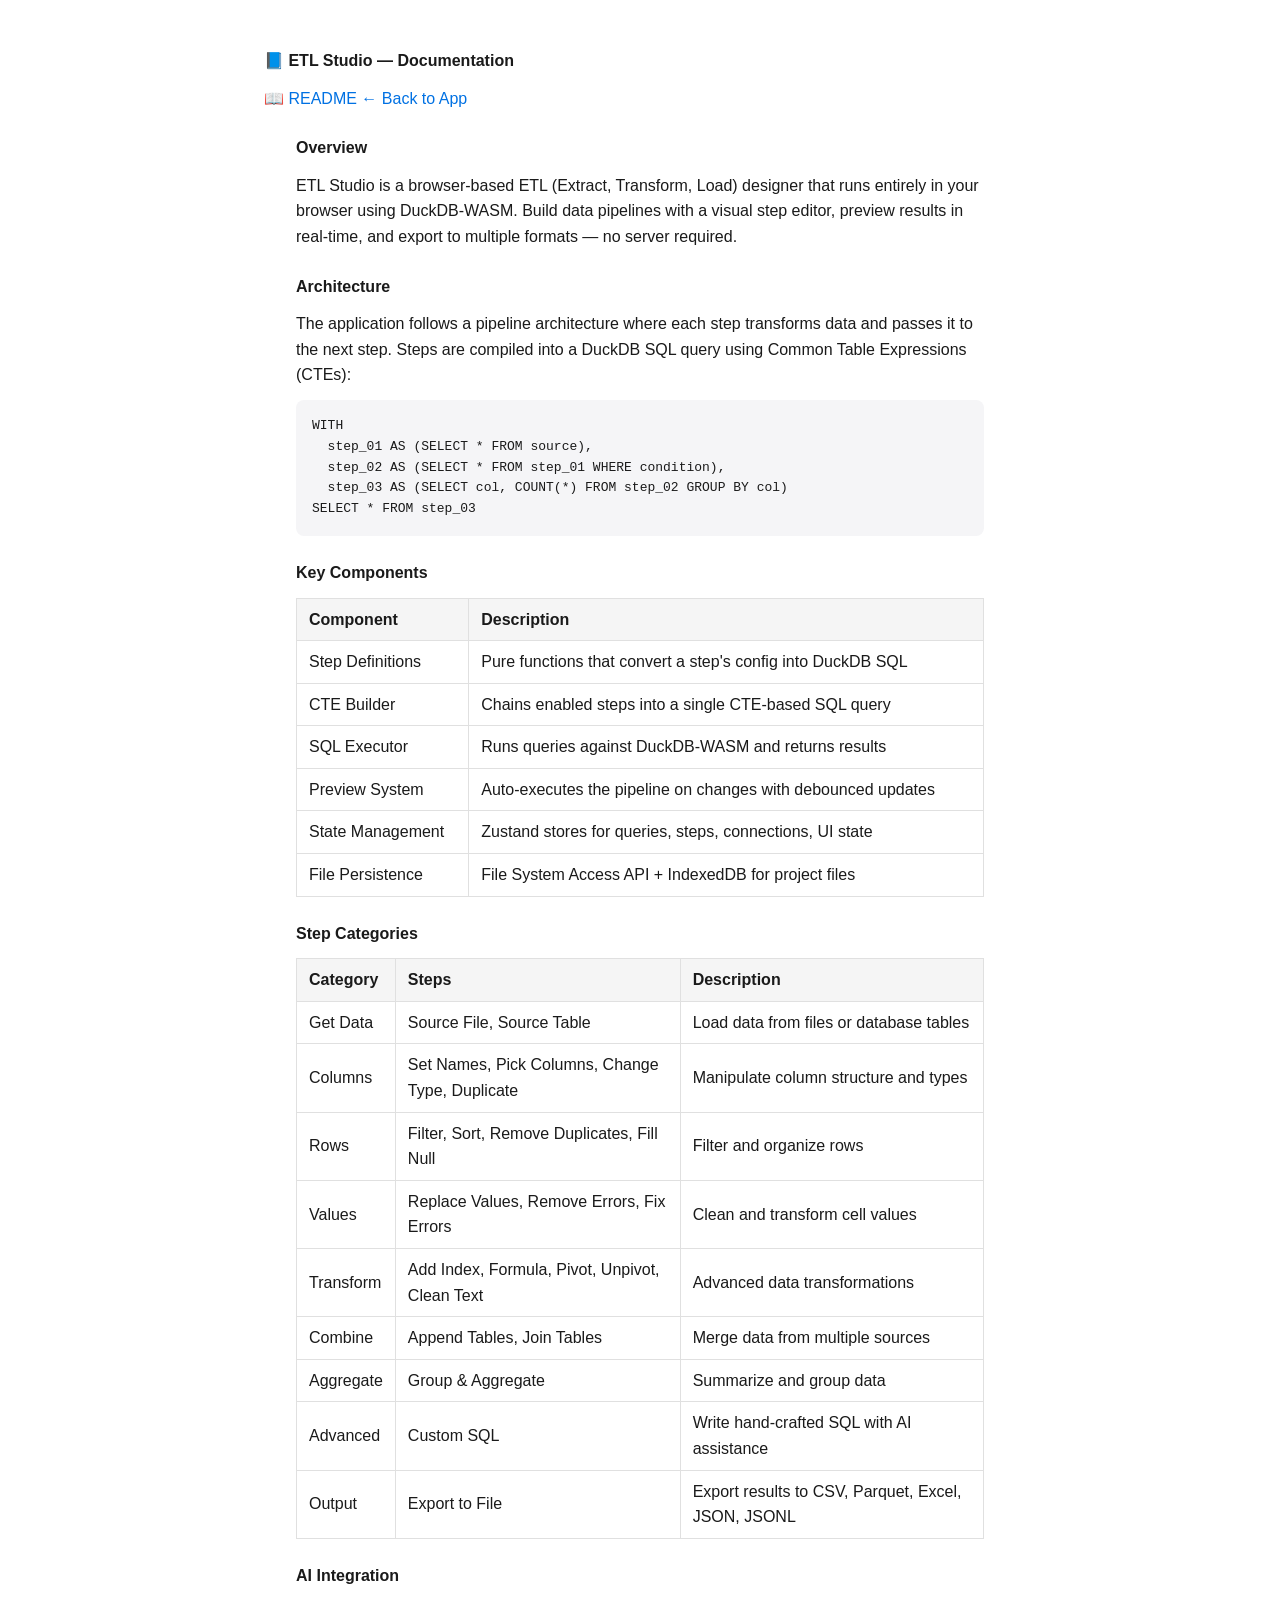
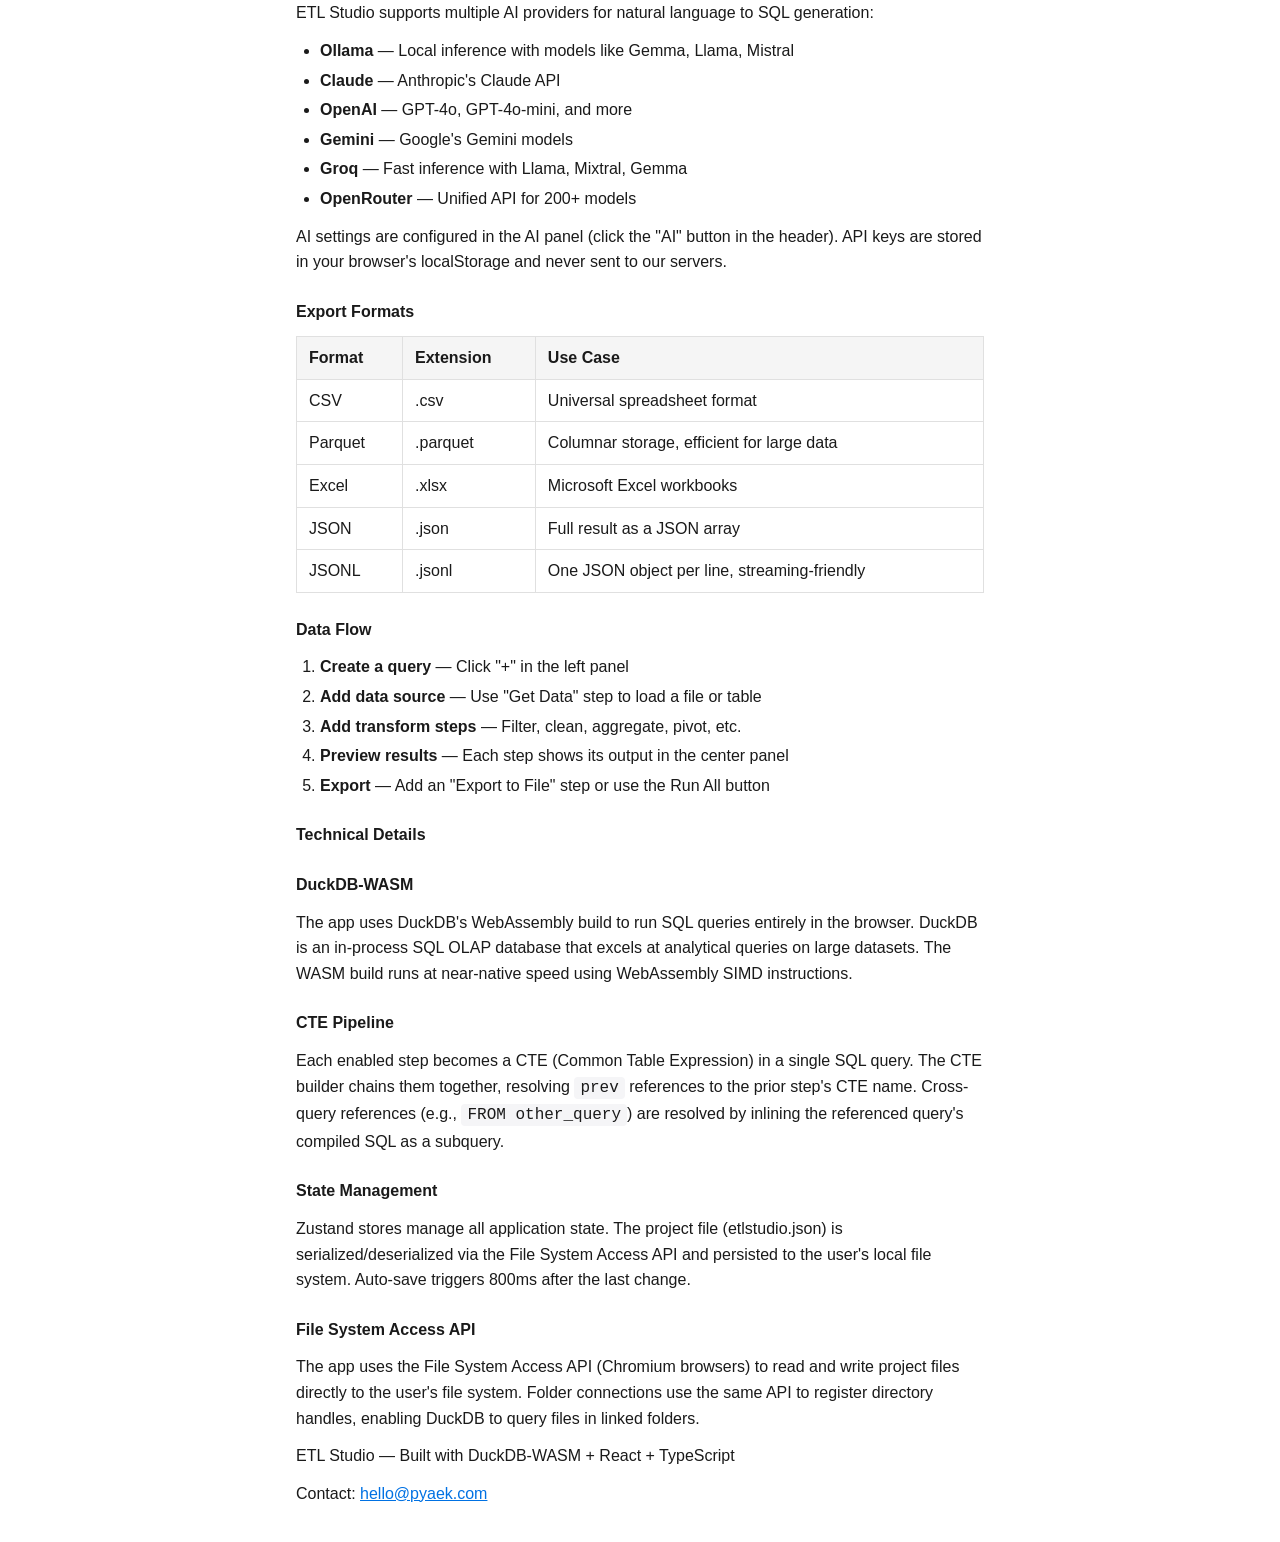
<file: assets/docs/index.html>
<!DOCTYPE html>
<html lang="en">
<head>
  <meta charset="UTF-8" />
  <meta name="viewport" content="width=device-width, initial-scale=1.0" />
  <meta name="description" content="ETL Studio Documentation — browser-based ETL tool powered by DuckDB-WASM. Learn about architecture, step categories, AI integration, export formats, and data flow." />
  <meta name="robots" content="index, follow" />
  <link rel="canonical" href="https://pyaek.com/data/docs/" />
  <meta property="og:type" content="article" />
  <meta property="og:url" content="https://pyaek.com/data/docs/" />
  <meta property="og:title" content="ETL Studio — Documentation" />
  <meta property="og:description" content="Complete documentation for ETL Studio: architecture, step categories, AI integration, export formats, and data flow." />
  <meta property="og:site_name" content="Pyae Phyo Kyaw" />
  <title>ETL Studio — Documentation | Pyae Phyo Kyaw</title>
  <link rel="icon" href="../../assets/icons/favicon.ico" sizes="any" />
  <link rel="apple-touch-icon" href="../../assets/icons/apple-touch-icon.png" />
  <script>
  (function() {
    document.documentElement.setAttribute("data-theme", "light");
  })();
</script>
  <link rel="stylesheet" href="../../assets/css/root/style.css">
<style>
    :root {
      --code-bg: #f5f5f7;
    }
    [data-theme="dark"] {
      --code-bg: #2A2A2A;
    }
    body { font-family: var(--font-sans); background: var(--color-bg); color: var(--color-text); padding: 24px; max-width: 800px; margin: 0 auto; line-height: 1.6; }
    h1, h2, h3 { color: var(--color-text); margin: 24px 0 12px; }
    h1 { font-size: var(--text-2xl); }
    h2 { font-size: var(--text-xl); }
    h3 { font-size: var(--text-lg); }
    p { margin: 12px 0; color: var(--color-text); }
    code { background: var(--code-bg); padding: 2px 6px; border-radius: var(--border-radius-sm); font-family: var(--font-mono); font-size: var(--text-sm); }
    pre { background: var(--code-bg); padding: 16px; border-radius: var(--border-radius-md); overflow-x: auto; }
    pre code { background: none; padding: 0; }
    a { color: var(--color-accent); }
    a:hover { color: var(--color-accent-hover); }
    ul, ol { padding-left: 24px; margin: 12px 0; }
    li { margin: 4px 0; }
    hr { border: none; border-top: 1px solid var(--color-border); margin: 24px 0; }
    blockquote { border-left: 3px solid var(--color-accent); padding-left: 16px; margin: 12px 0; color: var(--color-text-secondary); }
    table { width: 100%; border-collapse: collapse; margin: 12px 0; }
    th, td { border: 1px solid var(--color-border); padding: 8px 12px; text-align: left; }
    th { background: var(--color-surface); font-weight: 600; }
    img { max-width: 100%; border-radius: var(--border-radius-md); }
</style>
</head>
<body>
  <div class="header">
    <h1>📘 ETL Studio — Documentation</h1>
    <a class="nav-link">📖 README</a>
    <a>← Back to App</a>
  </div>
  <div class="container">

    <h2>Overview</h2>
    <p>
      ETL Studio is a browser-based ETL (Extract, Transform, Load) designer that runs entirely in your browser
      using DuckDB-WASM. Build data pipelines with a visual step editor, preview results in real-time,
      and export to multiple formats — no server required.
    </p>

    <h2>Architecture</h2>
    <p>
      The application follows a pipeline architecture where each step transforms data and passes it to the next step.
      Steps are compiled into a DuckDB SQL query using Common Table Expressions (CTEs):
    </p>
    <pre>WITH
  step_01 AS (SELECT * FROM source),
  step_02 AS (SELECT * FROM step_01 WHERE condition),
  step_03 AS (SELECT col, COUNT(*) FROM step_02 GROUP BY col)
SELECT * FROM step_03</pre>

    <h3>Key Components</h3>
    <table>
      <tr><th>Component</th><th>Description</th></tr>
      <tr><td>Step Definitions</td><td>Pure functions that convert a step's config into DuckDB SQL</td></tr>
      <tr><td>CTE Builder</td><td>Chains enabled steps into a single CTE-based SQL query</td></tr>
      <tr><td>SQL Executor</td><td>Runs queries against DuckDB-WASM and returns results</td></tr>
      <tr><td>Preview System</td><td>Auto-executes the pipeline on changes with debounced updates</td></tr>
      <tr><td>State Management</td><td>Zustand stores for queries, steps, connections, UI state</td></tr>
      <tr><td>File Persistence</td><td>File System Access API + IndexedDB for project files</td></tr>
    </table>

    <h2>Step Categories</h2>
    <table>
      <tr><th>Category</th><th>Steps</th><th>Description</th></tr>
      <tr>
        <td><span class="tag tag-blue">Get Data</span></td>
        <td>Source File, Source Table</td>
        <td>Load data from files or database tables</td>
      </tr>
      <tr>
        <td><span class="tag tag-green">Columns</span></td>
        <td>Set Names, Pick Columns, Change Type, Duplicate</td>
        <td>Manipulate column structure and types</td>
      </tr>
      <tr>
        <td><span class="tag tag-yellow">Rows</span></td>
        <td>Filter, Sort, Remove Duplicates, Fill Null</td>
        <td>Filter and organize rows</td>
      </tr>
      <tr>
        <td><span class="tag tag-red">Values</span></td>
        <td>Replace Values, Remove Errors, Fix Errors</td>
        <td>Clean and transform cell values</td>
      </tr>
      <tr>
        <td><span class="tag tag-blue">Transform</span></td>
        <td>Add Index, Formula, Pivot, Unpivot, Clean Text</td>
        <td>Advanced data transformations</td>
      </tr>
      <tr>
        <td><span class="tag tag-green">Combine</span></td>
        <td>Append Tables, Join Tables</td>
        <td>Merge data from multiple sources</td>
      </tr>
      <tr>
        <td><span class="tag tag-yellow">Aggregate</span></td>
        <td>Group & Aggregate</td>
        <td>Summarize and group data</td>
      </tr>
      <tr>
        <td><span class="tag tag-red">Advanced</span></td>
        <td>Custom SQL</td>
        <td>Write hand-crafted SQL with AI assistance</td>
      </tr>
      <tr>
        <td><span class="tag tag-blue">Output</span></td>
        <td>Export to File</td>
        <td>Export results to CSV, Parquet, Excel, JSON, JSONL</td>
      </tr>
    </table>

    <h2>AI Integration</h2>
    <p>
      ETL Studio supports multiple AI providers for natural language to SQL generation:
    </p>
    <ul>
      <li><strong>Ollama</strong> — Local inference with models like Gemma, Llama, Mistral</li>
      <li><strong>Claude</strong> — Anthropic's Claude API</li>
      <li><strong>OpenAI</strong> — GPT-4o, GPT-4o-mini, and more</li>
      <li><strong>Gemini</strong> — Google's Gemini models</li>
      <li><strong>Groq</strong> — Fast inference with Llama, Mixtral, Gemma</li>
      <li><strong>OpenRouter</strong> — Unified API for 200+ models</li>
    </ul>
    <p>
      AI settings are configured in the AI panel (click the "AI" button in the header).
      API keys are stored in your browser's localStorage and never sent to our servers.
    </p>

    <h2>Export Formats</h2>
    <table>
      <tr><th>Format</th><th>Extension</th><th>Use Case</th></tr>
      <tr><td>CSV</td><td>.csv</td><td>Universal spreadsheet format</td></tr>
      <tr><td>Parquet</td><td>.parquet</td><td>Columnar storage, efficient for large data</td></tr>
      <tr><td>Excel</td><td>.xlsx</td><td>Microsoft Excel workbooks</td></tr>
      <tr><td>JSON</td><td>.json</td><td>Full result as a JSON array</td></tr>
      <tr><td>JSONL</td><td>.jsonl</td><td>One JSON object per line, streaming-friendly</td></tr>
    </table>

    <h2>Data Flow</h2>
    <ol>
      <li><strong>Create a query</strong> — Click "+" in the left panel</li>
      <li><strong>Add data source</strong> — Use "Get Data" step to load a file or table</li>
      <li><strong>Add transform steps</strong> — Filter, clean, aggregate, pivot, etc.</li>
      <li><strong>Preview results</strong> — Each step shows its output in the center panel</li>
      <li><strong>Export</strong> — Add an "Export to File" step or use the Run All button</li>
    </ol>

    <h2>Technical Details</h2>

    <h3>DuckDB-WASM</h3>
    <p>
      The app uses DuckDB's WebAssembly build to run SQL queries entirely in the browser.
      DuckDB is an in-process SQL OLAP database that excels at analytical queries on large datasets.
      The WASM build runs at near-native speed using WebAssembly SIMD instructions.
    </p>

    <h3>CTE Pipeline</h3>
    <p>
      Each enabled step becomes a CTE (Common Table Expression) in a single SQL query.
      The CTE builder chains them together, resolving <code>prev</code> references to the
      prior step's CTE name. Cross-query references (e.g., <code>FROM other_query</code>)
      are resolved by inlining the referenced query's compiled SQL as a subquery.
    </p>

    <h3>State Management</h3>
    <p>
      Zustand stores manage all application state. The project file (etlstudio.json) is
      serialized/deserialized via the File System Access API and persisted to the user's
      local file system. Auto-save triggers 800ms after the last change.
    </p>

    <h3>File System Access API</h3>
    <p>
      The app uses the File System Access API (Chromium browsers) to read and write project
      files directly to the user's file system. Folder connections use the same API to
      register directory handles, enabling DuckDB to query files in linked folders.
    </p>

    <div class="footer">
      <p>ETL Studio — Built with DuckDB-WASM + React + TypeScript</p>
      <p>Contact: <a href="mailto:hello@pyaek.com">hello@pyaek.com</a></p>
    </div>
  </div>
</body>
</html>
</file>
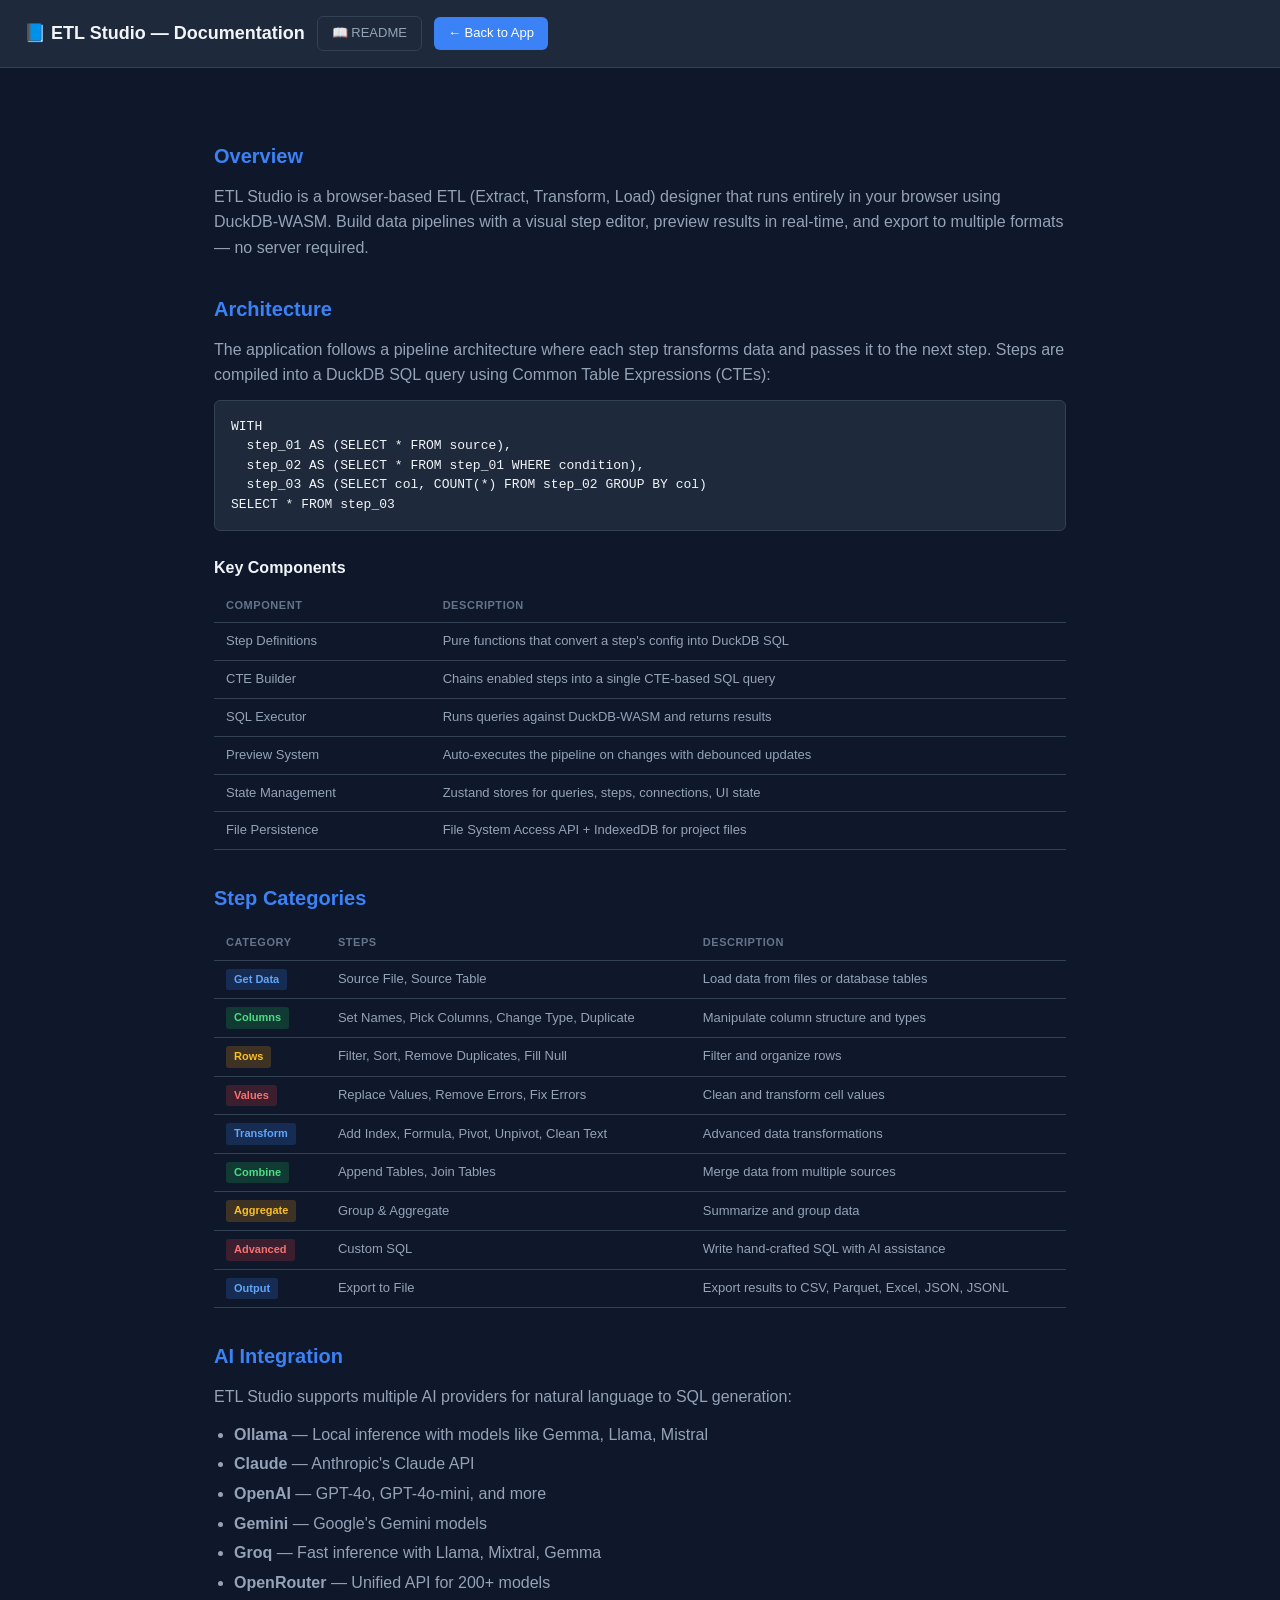
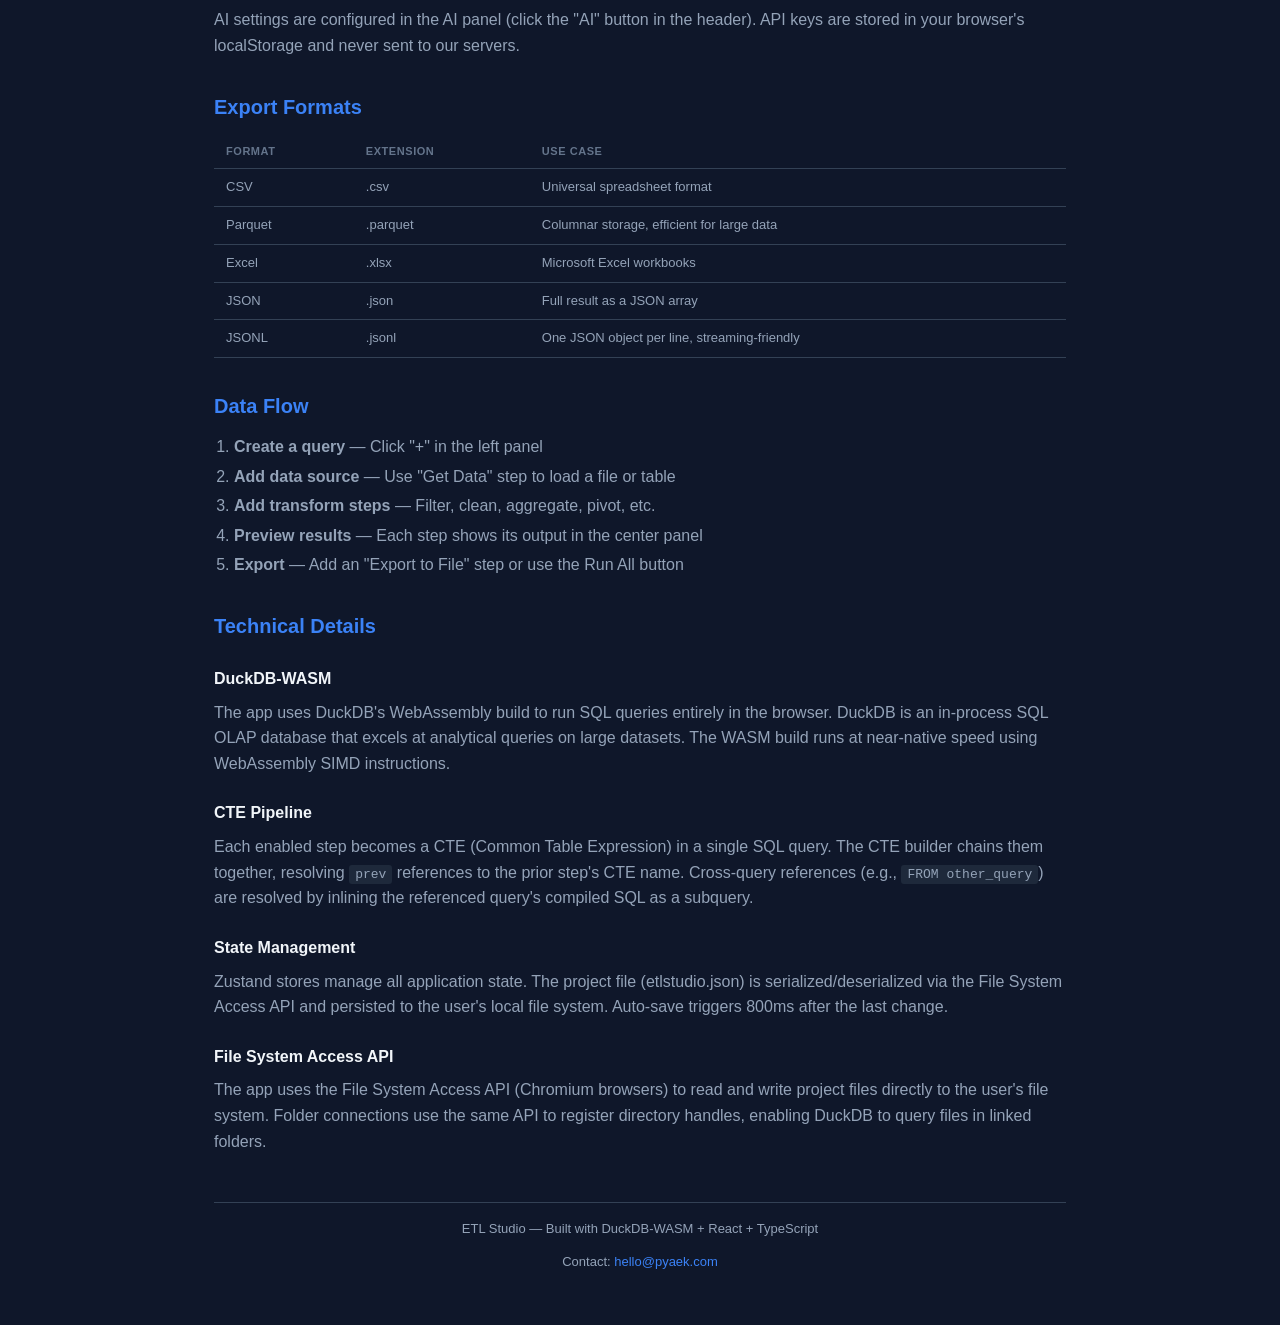
<file: assets/docs.html>
<!DOCTYPE html>
<html lang="en">
<head>
  <meta charset="UTF-8" />
  <meta name="viewport" content="width=device-width, initial-scale=1.0" />
  <title>ETL Studio — Documentation</title>
  <style>
    :root {
      --bg-primary: #0f172a;
      --bg-secondary: #1e293b;
      --bg-tertiary: #334155;
      --text-primary: #f1f5f9;
      --text-secondary: #94a3b8;
      --text-muted: #64748b;
      --accent: #3b82f6;
      --accent-hover: #2563eb;
      --border: #334155;
      --success: #22c55e;
      --warning: #f59e0b;
      --error: #ef4444;
      --radius: 6px;
      --font-mono: "SF Mono", "Fira Code", "Cascadia Code", monospace;
      --font-sans: -apple-system, BlinkMacSystemFont, "Segoe UI", Roboto, sans-serif;
    }
    * { box-sizing: border-box; margin: 0; padding: 0; }
    body {
      font-family: var(--font-sans);
      background: var(--bg-primary);
      color: var(--text-primary);
      line-height: 1.6;
      padding: 0;
    }
    .container { max-width: 900px; margin: 0 auto; padding: 40px 24px; }
    h1 { font-size: 28px; margin-bottom: 8px; }
    h2 { font-size: 20px; margin-top: 32px; margin-bottom: 12px; color: var(--accent); }
    h3 { font-size: 16px; margin-top: 24px; margin-bottom: 8px; }
    p { margin-bottom: 12px; color: var(--text-secondary); }
    code {
      font-family: var(--font-mono);
      background: var(--bg-secondary);
      padding: 2px 6px;
      border-radius: 3px;
      font-size: 13px;
    }
    pre {
      background: var(--bg-secondary);
      border: 1px solid var(--border);
      border-radius: var(--radius);
      padding: 16px;
      overflow-x: auto;
      margin-bottom: 16px;
      font-family: var(--font-mono);
      font-size: 13px;
      line-height: 1.5;
    }
    ul, ol { margin-bottom: 12px; padding-left: 20px; color: var(--text-secondary); }
    li { margin-bottom: 4px; }
    a { color: var(--accent); text-decoration: none; }
    a:hover { text-decoration: underline; }
    .header {
      border-bottom: 1px solid var(--border);
      padding: 16px 24px;
      display: flex;
      align-items: center;
      gap: 12px;
      background: var(--bg-secondary);
    }
    .header h1 { font-size: 18px; margin: 0; }
    .header a {
      font-size: 13px;
      padding: 6px 14px;
      background: var(--accent);
      color: white;
      border-radius: var(--radius);
      text-decoration: none;
    }
    .header a:hover { background: var(--accent-hover); }
    .header .nav-link {
      background: transparent;
      color: var(--text-secondary);
      border: 1px solid var(--border);
    }
    .header .nav-link:hover {
      background: var(--bg-tertiary);
      color: var(--text-primary);
    }
    .tag {
      display: inline-block;
      padding: 2px 8px;
      border-radius: 3px;
      font-size: 11px;
      font-weight: 600;
      margin-right: 4px;
    }
    .tag-blue { background: rgba(59,130,246,0.2); color: #60a5fa; }
    .tag-green { background: rgba(34,197,94,0.2); color: #4ade80; }
    .tag-yellow { background: rgba(245,158,11,0.2); color: #fbbf24; }
    .tag-red { background: rgba(239,68,68,0.2); color: #f87171; }
    table {
      width: 100%;
      border-collapse: collapse;
      margin-bottom: 16px;
      font-size: 13px;
    }
    th, td {
      text-align: left;
      padding: 8px 12px;
      border-bottom: 1px solid var(--border);
    }
    th { color: var(--text-muted); font-weight: 600; font-size: 11px; text-transform: uppercase; letter-spacing: 0.05em; }
    td { color: var(--text-secondary); }
    .footer {
      border-top: 1px solid var(--border);
      margin-top: 48px;
      padding-top: 16px;
      text-align: center;
      color: var(--text-muted);
      font-size: 13px;
    }
  </style>
</head>
<body>
  <div class="header">
    <h1>📘 ETL Studio — Documentation</h1>
    <a href="README.html" class="nav-link">📖 README</a>
    <a href=".">← Back to App</a>
  </div>
  <div class="container">

    <h2>Overview</h2>
    <p>
      ETL Studio is a browser-based ETL (Extract, Transform, Load) designer that runs entirely in your browser
      using DuckDB-WASM. Build data pipelines with a visual step editor, preview results in real-time,
      and export to multiple formats — no server required.
    </p>

    <h2>Architecture</h2>
    <p>
      The application follows a pipeline architecture where each step transforms data and passes it to the next step.
      Steps are compiled into a DuckDB SQL query using Common Table Expressions (CTEs):
    </p>
    <pre>WITH
  step_01 AS (SELECT * FROM source),
  step_02 AS (SELECT * FROM step_01 WHERE condition),
  step_03 AS (SELECT col, COUNT(*) FROM step_02 GROUP BY col)
SELECT * FROM step_03</pre>

    <h3>Key Components</h3>
    <table>
      <tr><th>Component</th><th>Description</th></tr>
      <tr><td>Step Definitions</td><td>Pure functions that convert a step's config into DuckDB SQL</td></tr>
      <tr><td>CTE Builder</td><td>Chains enabled steps into a single CTE-based SQL query</td></tr>
      <tr><td>SQL Executor</td><td>Runs queries against DuckDB-WASM and returns results</td></tr>
      <tr><td>Preview System</td><td>Auto-executes the pipeline on changes with debounced updates</td></tr>
      <tr><td>State Management</td><td>Zustand stores for queries, steps, connections, UI state</td></tr>
      <tr><td>File Persistence</td><td>File System Access API + IndexedDB for project files</td></tr>
    </table>

    <h2>Step Categories</h2>
    <table>
      <tr><th>Category</th><th>Steps</th><th>Description</th></tr>
      <tr>
        <td><span class="tag tag-blue">Get Data</span></td>
        <td>Source File, Source Table</td>
        <td>Load data from files or database tables</td>
      </tr>
      <tr>
        <td><span class="tag tag-green">Columns</span></td>
        <td>Set Names, Pick Columns, Change Type, Duplicate</td>
        <td>Manipulate column structure and types</td>
      </tr>
      <tr>
        <td><span class="tag tag-yellow">Rows</span></td>
        <td>Filter, Sort, Remove Duplicates, Fill Null</td>
        <td>Filter and organize rows</td>
      </tr>
      <tr>
        <td><span class="tag tag-red">Values</span></td>
        <td>Replace Values, Remove Errors, Fix Errors</td>
        <td>Clean and transform cell values</td>
      </tr>
      <tr>
        <td><span class="tag tag-blue">Transform</span></td>
        <td>Add Index, Formula, Pivot, Unpivot, Clean Text</td>
        <td>Advanced data transformations</td>
      </tr>
      <tr>
        <td><span class="tag tag-green">Combine</span></td>
        <td>Append Tables, Join Tables</td>
        <td>Merge data from multiple sources</td>
      </tr>
      <tr>
        <td><span class="tag tag-yellow">Aggregate</span></td>
        <td>Group & Aggregate</td>
        <td>Summarize and group data</td>
      </tr>
      <tr>
        <td><span class="tag tag-red">Advanced</span></td>
        <td>Custom SQL</td>
        <td>Write hand-crafted SQL with AI assistance</td>
      </tr>
      <tr>
        <td><span class="tag tag-blue">Output</span></td>
        <td>Export to File</td>
        <td>Export results to CSV, Parquet, Excel, JSON, JSONL</td>
      </tr>
    </table>

    <h2>AI Integration</h2>
    <p>
      ETL Studio supports multiple AI providers for natural language to SQL generation:
    </p>
    <ul>
      <li><strong>Ollama</strong> — Local inference with models like Gemma, Llama, Mistral</li>
      <li><strong>Claude</strong> — Anthropic's Claude API</li>
      <li><strong>OpenAI</strong> — GPT-4o, GPT-4o-mini, and more</li>
      <li><strong>Gemini</strong> — Google's Gemini models</li>
      <li><strong>Groq</strong> — Fast inference with Llama, Mixtral, Gemma</li>
      <li><strong>OpenRouter</strong> — Unified API for 200+ models</li>
    </ul>
    <p>
      AI settings are configured in the AI panel (click the "AI" button in the header).
      API keys are stored in your browser's localStorage and never sent to our servers.
    </p>

    <h2>Export Formats</h2>
    <table>
      <tr><th>Format</th><th>Extension</th><th>Use Case</th></tr>
      <tr><td>CSV</td><td>.csv</td><td>Universal spreadsheet format</td></tr>
      <tr><td>Parquet</td><td>.parquet</td><td>Columnar storage, efficient for large data</td></tr>
      <tr><td>Excel</td><td>.xlsx</td><td>Microsoft Excel workbooks</td></tr>
      <tr><td>JSON</td><td>.json</td><td>Full result as a JSON array</td></tr>
      <tr><td>JSONL</td><td>.jsonl</td><td>One JSON object per line, streaming-friendly</td></tr>
    </table>

    <h2>Data Flow</h2>
    <ol>
      <li><strong>Create a query</strong> — Click "+" in the left panel</li>
      <li><strong>Add data source</strong> — Use "Get Data" step to load a file or table</li>
      <li><strong>Add transform steps</strong> — Filter, clean, aggregate, pivot, etc.</li>
      <li><strong>Preview results</strong> — Each step shows its output in the center panel</li>
      <li><strong>Export</strong> — Add an "Export to File" step or use the Run All button</li>
    </ol>

    <h2>Technical Details</h2>

    <h3>DuckDB-WASM</h3>
    <p>
      The app uses DuckDB's WebAssembly build to run SQL queries entirely in the browser.
      DuckDB is an in-process SQL OLAP database that excels at analytical queries on large datasets.
      The WASM build runs at near-native speed using WebAssembly SIMD instructions.
    </p>

    <h3>CTE Pipeline</h3>
    <p>
      Each enabled step becomes a CTE (Common Table Expression) in a single SQL query.
      The CTE builder chains them together, resolving <code>prev</code> references to the
      prior step's CTE name. Cross-query references (e.g., <code>FROM other_query</code>)
      are resolved by inlining the referenced query's compiled SQL as a subquery.
    </p>

    <h3>State Management</h3>
    <p>
      Zustand stores manage all application state. The project file (etlstudio.json) is
      serialized/deserialized via the File System Access API and persisted to the user's
      local file system. Auto-save triggers 800ms after the last change.
    </p>

    <h3>File System Access API</h3>
    <p>
      The app uses the File System Access API (Chromium browsers) to read and write project
      files directly to the user's file system. Folder connections use the same API to
      register directory handles, enabling DuckDB to query files in linked folders.
    </p>

    <div class="footer">
      <p>ETL Studio — Built with DuckDB-WASM + React + TypeScript</p>
      <p>Contact: <a href="mailto:hello@pyaek.com">hello@pyaek.com</a></p>
    </div>
  </div>
</body>
</html>
</file>
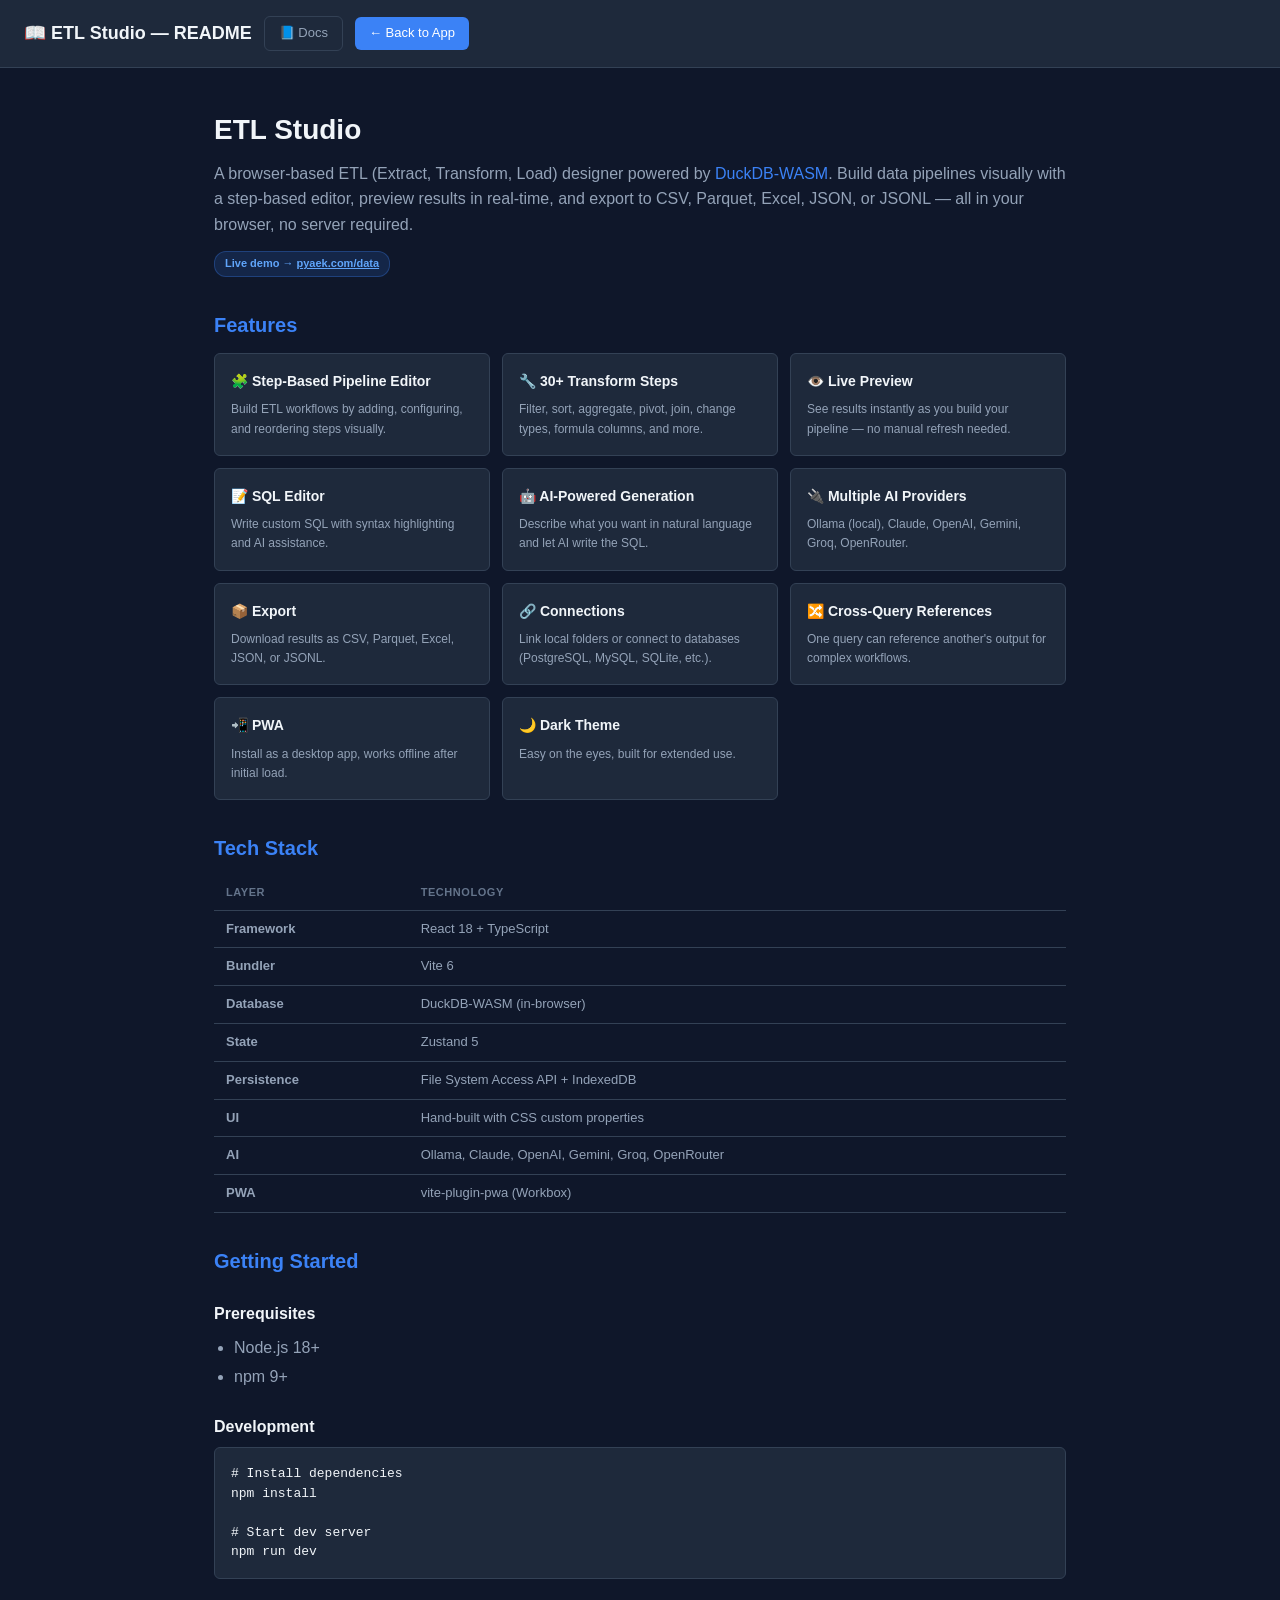
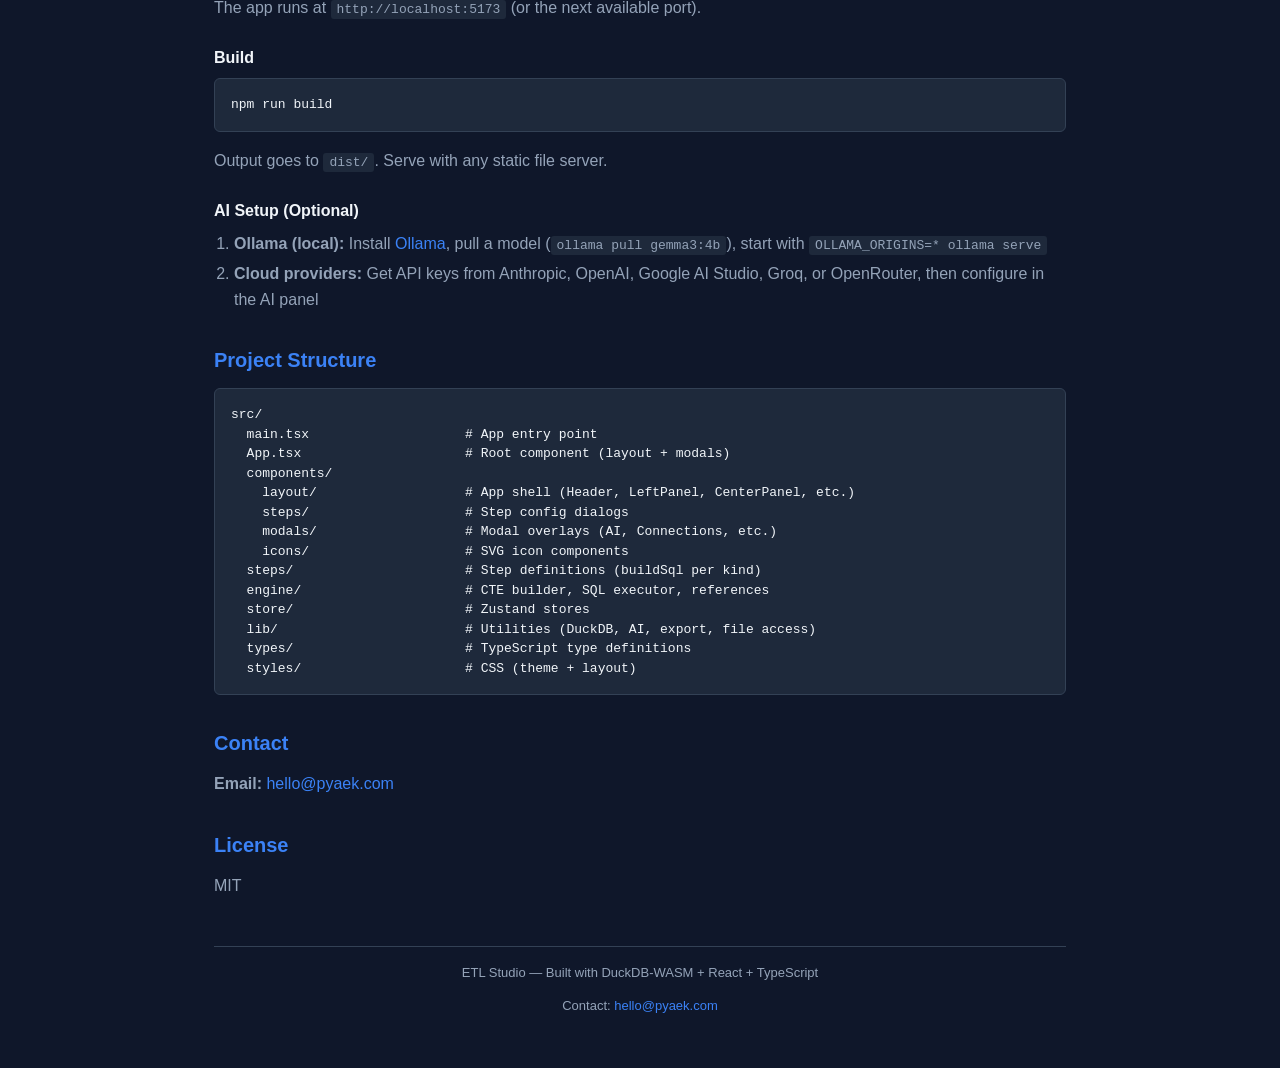
<file: assets/README.html>
<!DOCTYPE html>
<html lang="en">
<head>
  <meta charset="UTF-8" />
  <meta name="viewport" content="width=device-width, initial-scale=1.0" />
  <title>ETL Studio — README</title>
  <style>
    :root {
      --bg-primary: #0f172a;
      --bg-secondary: #1e293b;
      --bg-tertiary: #334155;
      --text-primary: #f1f5f9;
      --text-secondary: #94a3b8;
      --text-muted: #64748b;
      --accent: #3b82f6;
      --accent-hover: #2563eb;
      --border: #334155;
      --success: #22c55e;
      --warning: #f59e0b;
      --error: #ef4444;
      --radius: 6px;
      --font-mono: "SF Mono", "Fira Code", "Cascadia Code", monospace;
      --font-sans: -apple-system, BlinkMacSystemFont, "Segoe UI", Roboto, sans-serif;
    }
    * { box-sizing: border-box; margin: 0; padding: 0; }
    body {
      font-family: var(--font-sans);
      background: var(--bg-primary);
      color: var(--text-primary);
      line-height: 1.6;
      padding: 0;
    }
    .container { max-width: 900px; margin: 0 auto; padding: 40px 24px; }
    h1 { font-size: 28px; margin-bottom: 8px; }
    h2 { font-size: 20px; margin-top: 32px; margin-bottom: 12px; color: var(--accent); }
    h3 { font-size: 16px; margin-top: 24px; margin-bottom: 8px; }
    p { margin-bottom: 12px; color: var(--text-secondary); }
    code {
      font-family: var(--font-mono);
      background: var(--bg-secondary);
      padding: 2px 6px;
      border-radius: 3px;
      font-size: 13px;
    }
    pre {
      background: var(--bg-secondary);
      border: 1px solid var(--border);
      border-radius: var(--radius);
      padding: 16px;
      overflow-x: auto;
      margin-bottom: 16px;
      font-family: var(--font-mono);
      font-size: 13px;
      line-height: 1.5;
    }
    ul, ol { margin-bottom: 12px; padding-left: 20px; color: var(--text-secondary); }
    li { margin-bottom: 4px; }
    a { color: var(--accent); text-decoration: none; }
    a:hover { text-decoration: underline; }
    .header {
      border-bottom: 1px solid var(--border);
      padding: 16px 24px;
      display: flex;
      align-items: center;
      gap: 12px;
      background: var(--bg-secondary);
    }
    .header h1 { font-size: 18px; margin: 0; }
    .header a {
      font-size: 13px;
      padding: 6px 14px;
      background: var(--accent);
      color: white;
      border-radius: var(--radius);
      text-decoration: none;
    }
    .header a:hover { background: var(--accent-hover); }
    .header .nav-link {
      background: transparent;
      color: var(--text-secondary);
      border: 1px solid var(--border);
    }
    .header .nav-link:hover {
      background: var(--bg-tertiary);
      color: var(--text-primary);
    }
    .tag {
      display: inline-block;
      padding: 2px 8px;
      border-radius: 3px;
      font-size: 11px;
      font-weight: 600;
      margin-right: 4px;
    }
    .tag-blue { background: rgba(59,130,246,0.2); color: #60a5fa; }
    .tag-green { background: rgba(34,197,94,0.2); color: #4ade80; }
    .tag-yellow { background: rgba(245,158,11,0.2); color: #fbbf24; }
    .tag-red { background: rgba(239,68,68,0.2); color: #f87171; }
    table {
      width: 100%;
      border-collapse: collapse;
      margin-bottom: 16px;
      font-size: 13px;
    }
    th, td {
      text-align: left;
      padding: 8px 12px;
      border-bottom: 1px solid var(--border);
    }
    th { color: var(--text-muted); font-weight: 600; font-size: 11px; text-transform: uppercase; letter-spacing: 0.05em; }
    td { color: var(--text-secondary); }
    .feature-grid {
      display: grid;
      grid-template-columns: repeat(auto-fill, minmax(240px, 1fr));
      gap: 12px;
      margin-bottom: 20px;
    }
    .feature-card {
      background: var(--bg-secondary);
      border: 1px solid var(--border);
      border-radius: var(--radius);
      padding: 16px;
    }
    .feature-card h3 { margin-top: 0; font-size: 14px; }
    .feature-card p { font-size: 12px; margin-bottom: 0; }
    .footer {
      border-top: 1px solid var(--border);
      margin-top: 48px;
      padding-top: 16px;
      text-align: center;
      color: var(--text-muted);
      font-size: 13px;
    }
    .badge {
      display: inline-block;
      padding: 3px 10px;
      border-radius: 12px;
      font-size: 11px;
      font-weight: 600;
      background: rgba(59,130,246,0.15);
      color: #60a5fa;
      border: 1px solid rgba(59,130,246,0.3);
    }
  </style>
</head>
<body>
  <div class="header">
    <h1>📖 ETL Studio — README</h1>
    <a href="docs.html" class="nav-link">📘 Docs</a>
    <a href=".">← Back to App</a>
  </div>
  <div class="container">

    <h1>ETL Studio</h1>
    <p>
      A browser-based ETL (Extract, Transform, Load) designer powered by
      <a href="https://duckdb.org/docs/api/wasm/overview" target="_blank">DuckDB-WASM</a>.
      Build data pipelines visually with a step-based editor, preview results in real-time,
      and export to CSV, Parquet, Excel, JSON, or JSONL — all in your browser, no server required.
    </p>
    <p>
      <span class="badge">Live demo → <a href="https://pyaek.com/data" style="color: inherit; text-decoration: underline;">pyaek.com/data</a></span>
    </p>

    <h2>Features</h2>
    <div class="feature-grid">
      <div class="feature-card">
        <h3>🧩 Step-Based Pipeline Editor</h3>
        <p>Build ETL workflows by adding, configuring, and reordering steps visually.</p>
      </div>
      <div class="feature-card">
        <h3>🔧 30+ Transform Steps</h3>
        <p>Filter, sort, aggregate, pivot, join, change types, formula columns, and more.</p>
      </div>
      <div class="feature-card">
        <h3>👁️ Live Preview</h3>
        <p>See results instantly as you build your pipeline — no manual refresh needed.</p>
      </div>
      <div class="feature-card">
        <h3>📝 SQL Editor</h3>
        <p>Write custom SQL with syntax highlighting and AI assistance.</p>
      </div>
      <div class="feature-card">
        <h3>🤖 AI-Powered Generation</h3>
        <p>Describe what you want in natural language and let AI write the SQL.</p>
      </div>
      <div class="feature-card">
        <h3>🔌 Multiple AI Providers</h3>
        <p>Ollama (local), Claude, OpenAI, Gemini, Groq, OpenRouter.</p>
      </div>
      <div class="feature-card">
        <h3>📦 Export</h3>
        <p>Download results as CSV, Parquet, Excel, JSON, or JSONL.</p>
      </div>
      <div class="feature-card">
        <h3>🔗 Connections</h3>
        <p>Link local folders or connect to databases (PostgreSQL, MySQL, SQLite, etc.).</p>
      </div>
      <div class="feature-card">
        <h3>🔀 Cross-Query References</h3>
        <p>One query can reference another's output for complex workflows.</p>
      </div>
      <div class="feature-card">
        <h3>📲 PWA</h3>
        <p>Install as a desktop app, works offline after initial load.</p>
      </div>
      <div class="feature-card">
        <h3>🌙 Dark Theme</h3>
        <p>Easy on the eyes, built for extended use.</p>
      </div>
    </div>

    <h2>Tech Stack</h2>
    <table>
      <tr><th>Layer</th><th>Technology</th></tr>
      <tr><td><strong>Framework</strong></td><td>React 18 + TypeScript</td></tr>
      <tr><td><strong>Bundler</strong></td><td>Vite 6</td></tr>
      <tr><td><strong>Database</strong></td><td>DuckDB-WASM (in-browser)</td></tr>
      <tr><td><strong>State</strong></td><td>Zustand 5</td></tr>
      <tr><td><strong>Persistence</strong></td><td>File System Access API + IndexedDB</td></tr>
      <tr><td><strong>UI</strong></td><td>Hand-built with CSS custom properties</td></tr>
      <tr><td><strong>AI</strong></td><td>Ollama, Claude, OpenAI, Gemini, Groq, OpenRouter</td></tr>
      <tr><td><strong>PWA</strong></td><td>vite-plugin-pwa (Workbox)</td></tr>
    </table>

    <h2>Getting Started</h2>

    <h3>Prerequisites</h3>
    <ul>
      <li>Node.js 18+</li>
      <li>npm 9+</li>
    </ul>

    <h3>Development</h3>
    <pre># Install dependencies
npm install

# Start dev server
npm run dev</pre>
    <p>The app runs at <code>http://localhost:5173</code> (or the next available port).</p>

    <h3>Build</h3>
    <pre>npm run build</pre>
    <p>Output goes to <code>dist/</code>. Serve with any static file server.</p>

    <h3>AI Setup (Optional)</h3>
    <ol>
      <li><strong>Ollama (local):</strong> Install <a href="https://ollama.com" target="_blank">Ollama</a>, pull a model (<code>ollama pull gemma3:4b</code>), start with <code>OLLAMA_ORIGINS=* ollama serve</code></li>
      <li><strong>Cloud providers:</strong> Get API keys from Anthropic, OpenAI, Google AI Studio, Groq, or OpenRouter, then configure in the AI panel</li>
    </ol>

    <h2>Project Structure</h2>
    <pre>src/
  main.tsx                    # App entry point
  App.tsx                     # Root component (layout + modals)
  components/
    layout/                   # App shell (Header, LeftPanel, CenterPanel, etc.)
    steps/                    # Step config dialogs
    modals/                   # Modal overlays (AI, Connections, etc.)
    icons/                    # SVG icon components
  steps/                      # Step definitions (buildSql per kind)
  engine/                     # CTE builder, SQL executor, references
  store/                      # Zustand stores
  lib/                        # Utilities (DuckDB, AI, export, file access)
  types/                      # TypeScript type definitions
  styles/                     # CSS (theme + layout)</pre>

    <h2>Contact</h2>
    <p>
      <strong>Email:</strong> <a href="mailto:hello@pyaek.com">hello@pyaek.com</a>
    </p>

    <h2>License</h2>
    <p>MIT</p>

    <div class="footer">
      <p>ETL Studio — Built with DuckDB-WASM + React + TypeScript</p>
      <p>Contact: <a href="mailto:hello@pyaek.com">hello@pyaek.com</a></p>
    </div>
  </div>
</body>
</html>
</file>
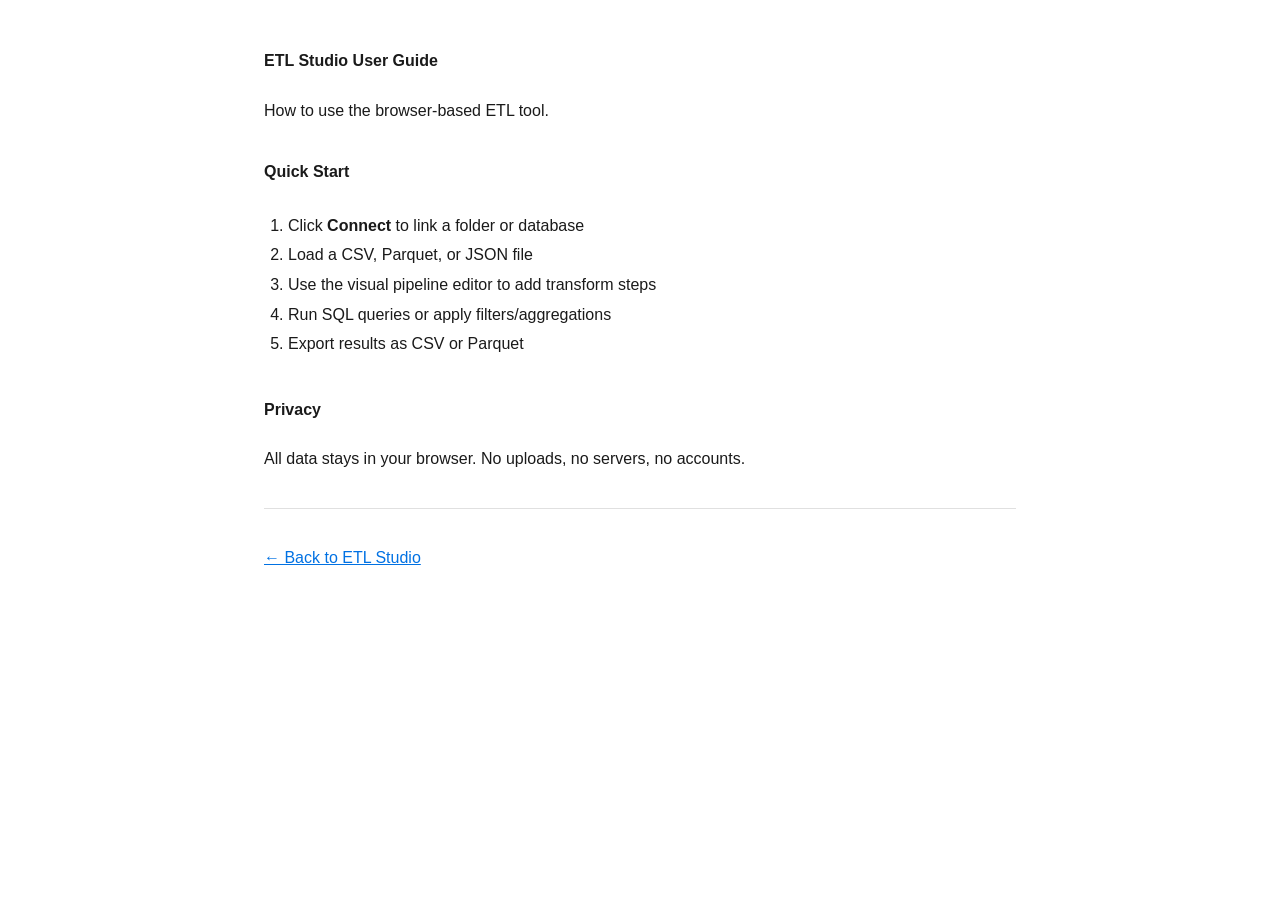
<file: assets/docs/guide.html>
<!DOCTYPE html>
<html lang="en">
<head>
  <meta charset="UTF-8">
  <meta name="viewport" content="width=device-width, initial-scale=1.0">
  <script>(function(){document.documentElement.setAttribute("data-theme","light")})()</script>
  <title>User Guide — ETL Studio | Pyae Phyo Kyaw</title>
  <link rel="stylesheet" href="../../assets/css/root/style.css">
  <style>body{font-family:var(--font-sans);background:var(--color-bg);color:var(--color-text);padding:24px;max-width:800px;margin:0 auto;line-height:1.6}h1{font-size:var(--text-2xl);margin:24px 0 12px}h2{font-size:var(--text-xl);margin:24px 0 12px}h3{font-size:var(--text-lg);margin:16px 0 8px}p{margin:12px 0}a{color:var(--color-accent)}a:hover{color:var(--color-accent-hover)}ul,ol{padding-left:24px;margin:12px 0}li{margin:4px 0}hr{border:none;border-top:1px solid var(--color-border);margin:24px 0}</style>
</head>
<body>
  <h1>ETL Studio User Guide</h1>
  <p>How to use the browser-based ETL tool.</p>
  <h2>Quick Start</h2>
  <ol>
    <li>Click <strong>Connect</strong> to link a folder or database</li>
    <li>Load a CSV, Parquet, or JSON file</li>
    <li>Use the visual pipeline editor to add transform steps</li>
    <li>Run SQL queries or apply filters/aggregations</li>
    <li>Export results as CSV or Parquet</li>
  </ol>
  <h2>Privacy</h2>
  <p>All data stays in your browser. No uploads, no servers, no accounts.</p>
  <hr>
  <p><a href="../../">&larr; Back to ETL Studio</a></p>
</body>
</html>
</file>
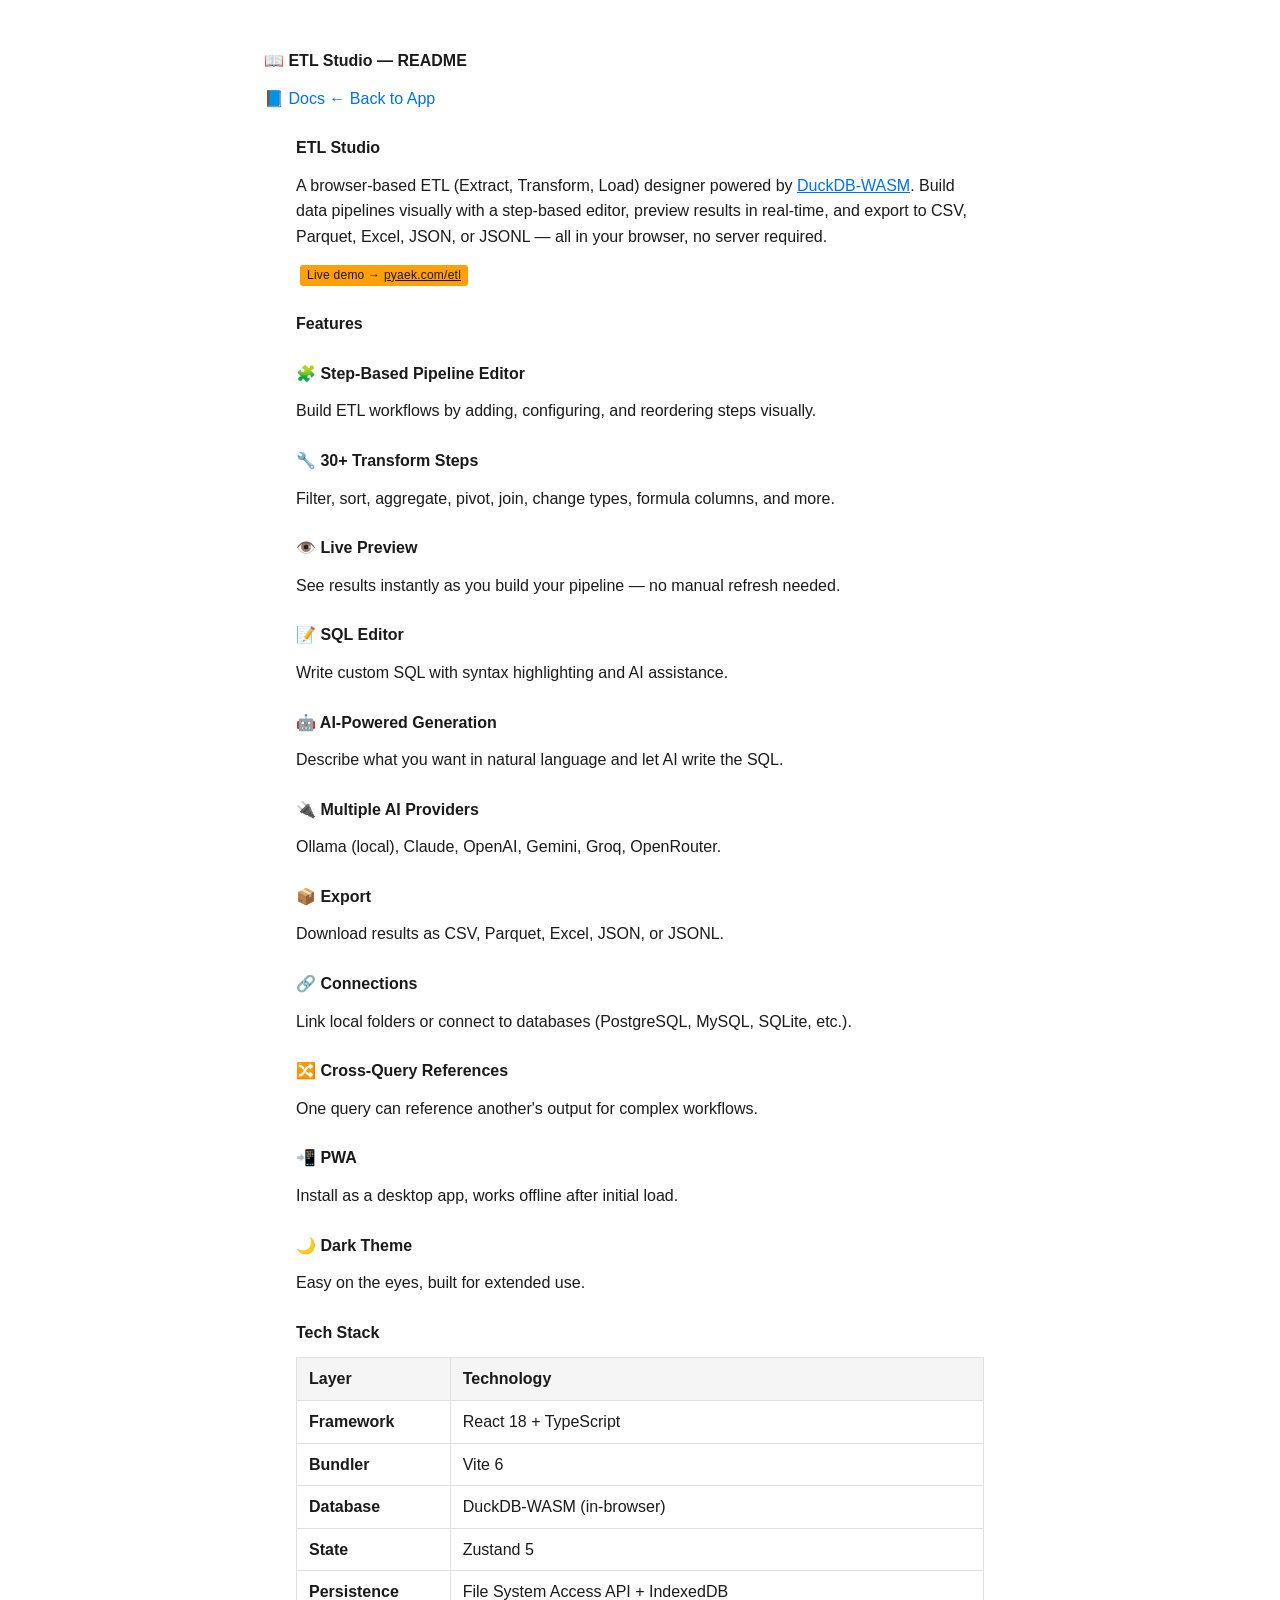
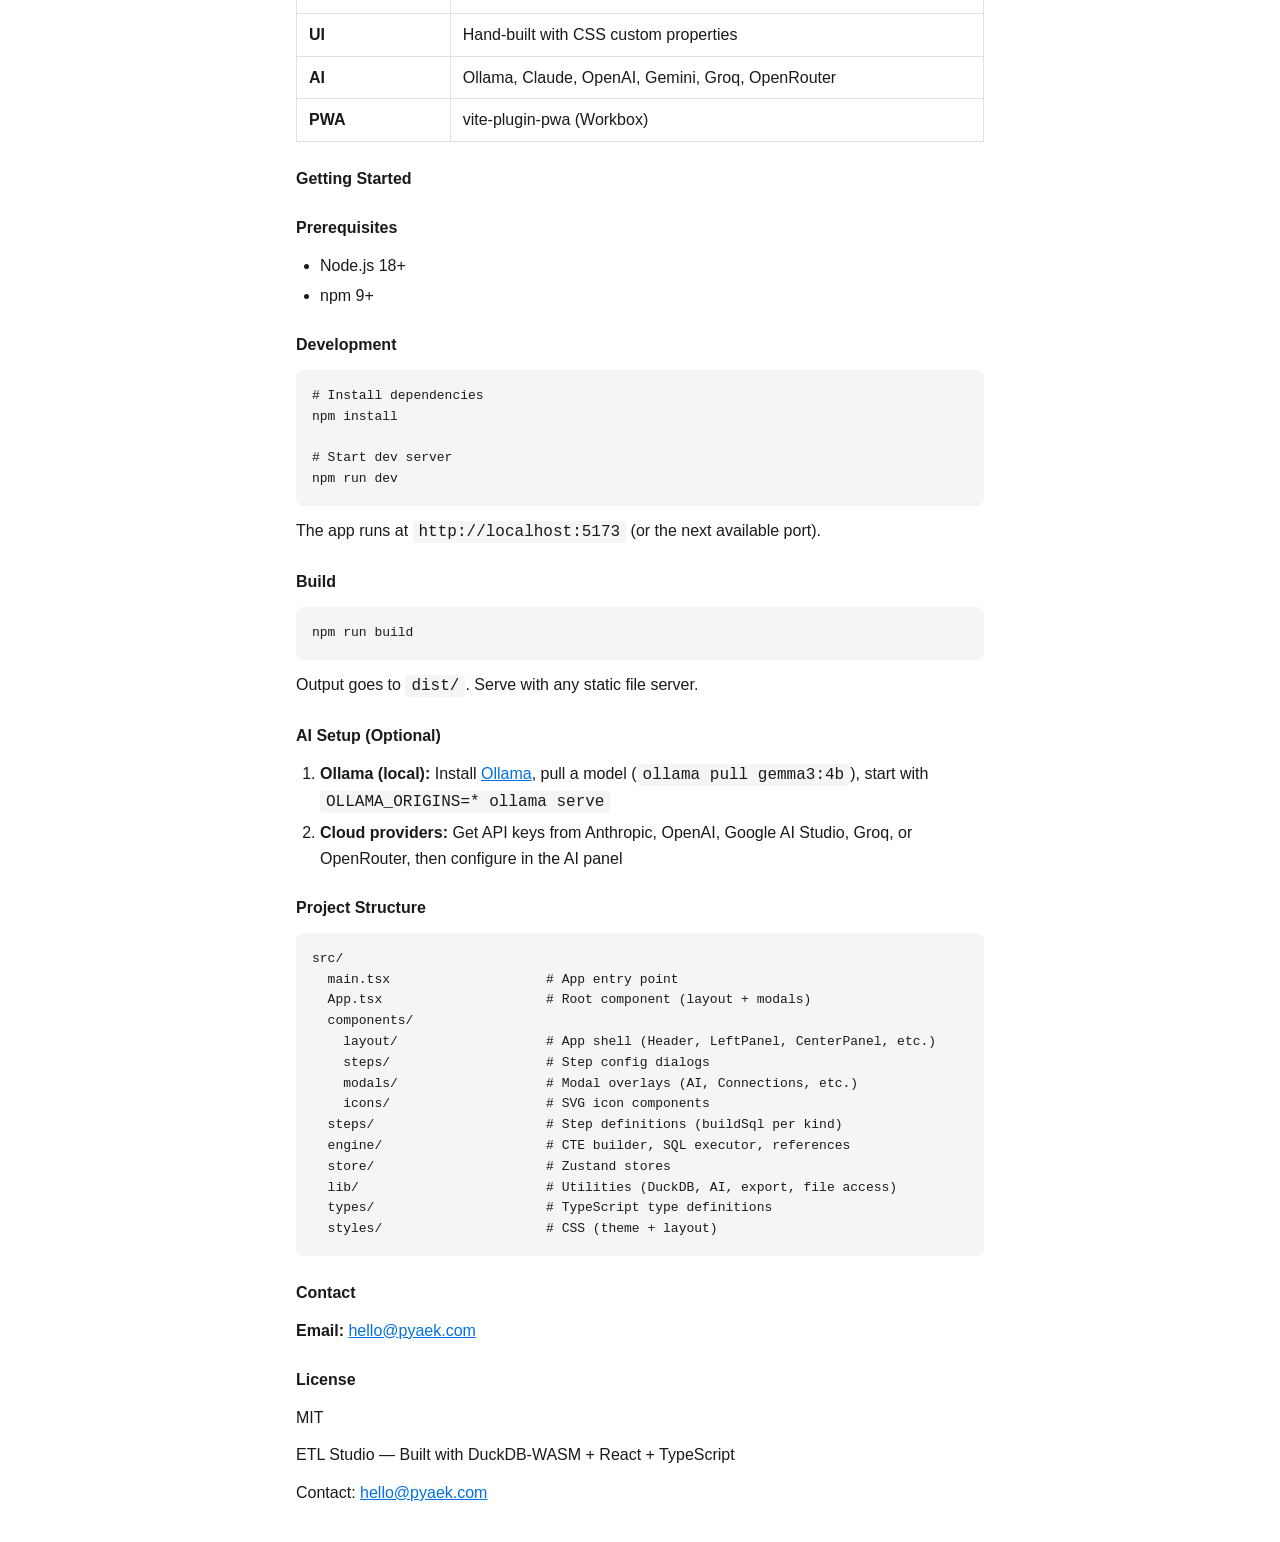
<file: assets/docs/readme.html>
<!DOCTYPE html>
<html lang="en">
<head>
  <meta charset="UTF-8" />
  <meta name="viewport" content="width=device-width, initial-scale=1.0" />
  <meta name="description" content="ETL Studio README — free browser-based ETL tool powered by DuckDB-WASM. Features, tech stack, getting started guide, and project structure." />
  <meta name="robots" content="index, follow" />
  <link rel="canonical" href="https://pyaek.com/data/README/" />
  <meta property="og:type" content="article" />
  <meta property="og:url" content="https://pyaek.com/data/README/" />
  <meta property="og:title" content="ETL Studio — README" />
  <meta property="og:description" content="Browser-based ETL designer with DuckDB-WASM. Build data pipelines visually, preview in real-time, export to CSV, Parquet, Excel, JSON." />
  <meta property="og:site_name" content="Pyae Phyo Kyaw" />
  <title>ETL Studio — README | Pyae Phyo Kyaw</title>
  <link rel="icon" href="../../assets/icons/favicon.ico" sizes="any" />
  <link rel="apple-touch-icon" href="../../assets/icons/apple-touch-icon.png" />
  <script>
  (function() {
    document.documentElement.setAttribute("data-theme", "light");
  })();
</script>
  <link rel="stylesheet" href="../../assets/css/root/style.css">
<style>
    :root {
      --code-bg: #f5f5f7;
    }
    [data-theme="dark"] {
      --code-bg: #2A2A2A;
    }
    body { font-family: var(--font-sans); background: var(--color-bg); color: var(--color-text); padding: 24px; max-width: 800px; margin: 0 auto; line-height: 1.6; }
    h1, h2, h3 { color: var(--color-text); margin: 24px 0 12px; }
    h1 { font-size: var(--text-2xl); }
    h2 { font-size: var(--text-xl); }
    h3 { font-size: var(--text-lg); }
    p { margin: 12px 0; color: var(--color-text); }
    code { background: var(--code-bg); padding: 2px 6px; border-radius: var(--border-radius-sm); font-family: var(--font-mono); font-size: var(--text-sm); }
    pre { background: var(--code-bg); padding: 16px; border-radius: var(--border-radius-md); overflow-x: auto; }
    pre code { background: none; padding: 0; }
    a { color: var(--color-accent); }
    a:hover { color: var(--color-accent-hover); }
    ul, ol { padding-left: 24px; margin: 12px 0; }
    li { margin: 4px 0; }
    hr { border: none; border-top: 1px solid var(--color-border); margin: 24px 0; }
    blockquote { border-left: 3px solid var(--color-accent); padding-left: 16px; margin: 12px 0; color: var(--color-text-secondary); }
    table { width: 100%; border-collapse: collapse; margin: 12px 0; }
    th, td { border: 1px solid var(--color-border); padding: 8px 12px; text-align: left; }
    th { background: var(--color-surface); font-weight: 600; }
    img { max-width: 100%; border-radius: var(--border-radius-md); }
</style>
</head>
<body>
  <div class="header">
    <h1>📖 ETL Studio — README</h1>
    <a class="nav-link">📘 Docs</a>
    <a>← Back to App</a>
  </div>
  <div class="container">

    <h1>ETL Studio</h1>
    <p>
      A browser-based ETL (Extract, Transform, Load) designer powered by
      <a href="https://duckdb.org/docs/api/wasm/overview" target="_blank">DuckDB-WASM</a>.
      Build data pipelines visually with a step-based editor, preview results in real-time,
      and export to CSV, Parquet, Excel, JSON, or JSONL — all in your browser, no server required.
    </p>
    <p>
      <span class="badge">Live demo → <a href="https://pyaek.com/apps/etl" style="color: inherit; text-decoration: underline;">pyaek.com/etl</a></span>
    </p>

    <h2>Features</h2>
    <div class="feature-grid">
      <div class="feature-card">
        <h3>🧩 Step-Based Pipeline Editor</h3>
        <p>Build ETL workflows by adding, configuring, and reordering steps visually.</p>
      </div>
      <div class="feature-card">
        <h3>🔧 30+ Transform Steps</h3>
        <p>Filter, sort, aggregate, pivot, join, change types, formula columns, and more.</p>
      </div>
      <div class="feature-card">
        <h3>👁️ Live Preview</h3>
        <p>See results instantly as you build your pipeline — no manual refresh needed.</p>
      </div>
      <div class="feature-card">
        <h3>📝 SQL Editor</h3>
        <p>Write custom SQL with syntax highlighting and AI assistance.</p>
      </div>
      <div class="feature-card">
        <h3>🤖 AI-Powered Generation</h3>
        <p>Describe what you want in natural language and let AI write the SQL.</p>
      </div>
      <div class="feature-card">
        <h3>🔌 Multiple AI Providers</h3>
        <p>Ollama (local), Claude, OpenAI, Gemini, Groq, OpenRouter.</p>
      </div>
      <div class="feature-card">
        <h3>📦 Export</h3>
        <p>Download results as CSV, Parquet, Excel, JSON, or JSONL.</p>
      </div>
      <div class="feature-card">
        <h3>🔗 Connections</h3>
        <p>Link local folders or connect to databases (PostgreSQL, MySQL, SQLite, etc.).</p>
      </div>
      <div class="feature-card">
        <h3>🔀 Cross-Query References</h3>
        <p>One query can reference another's output for complex workflows.</p>
      </div>
      <div class="feature-card">
        <h3>📲 PWA</h3>
        <p>Install as a desktop app, works offline after initial load.</p>
      </div>
      <div class="feature-card">
        <h3>🌙 Dark Theme</h3>
        <p>Easy on the eyes, built for extended use.</p>
      </div>
    </div>

    <h2>Tech Stack</h2>
    <table>
      <tr><th>Layer</th><th>Technology</th></tr>
      <tr><td><strong>Framework</strong></td><td>React 18 + TypeScript</td></tr>
      <tr><td><strong>Bundler</strong></td><td>Vite 6</td></tr>
      <tr><td><strong>Database</strong></td><td>DuckDB-WASM (in-browser)</td></tr>
      <tr><td><strong>State</strong></td><td>Zustand 5</td></tr>
      <tr><td><strong>Persistence</strong></td><td>File System Access API + IndexedDB</td></tr>
      <tr><td><strong>UI</strong></td><td>Hand-built with CSS custom properties</td></tr>
      <tr><td><strong>AI</strong></td><td>Ollama, Claude, OpenAI, Gemini, Groq, OpenRouter</td></tr>
      <tr><td><strong>PWA</strong></td><td>vite-plugin-pwa (Workbox)</td></tr>
    </table>

    <h2>Getting Started</h2>

    <h3>Prerequisites</h3>
    <ul>
      <li>Node.js 18+</li>
      <li>npm 9+</li>
    </ul>

    <h3>Development</h3>
    <pre># Install dependencies
npm install

# Start dev server
npm run dev</pre>
    <p>The app runs at <code>http://localhost:5173</code> (or the next available port).</p>

    <h3>Build</h3>
    <pre>npm run build</pre>
    <p>Output goes to <code>dist/</code>. Serve with any static file server.</p>

    <h3>AI Setup (Optional)</h3>
    <ol>
      <li><strong>Ollama (local):</strong> Install <a href="https://ollama.com" target="_blank">Ollama</a>, pull a model (<code>ollama pull gemma3:4b</code>), start with <code>OLLAMA_ORIGINS=* ollama serve</code></li>
      <li><strong>Cloud providers:</strong> Get API keys from Anthropic, OpenAI, Google AI Studio, Groq, or OpenRouter, then configure in the AI panel</li>
    </ol>

    <h2>Project Structure</h2>
    <pre>src/
  main.tsx                    # App entry point
  App.tsx                     # Root component (layout + modals)
  components/
    layout/                   # App shell (Header, LeftPanel, CenterPanel, etc.)
    steps/                    # Step config dialogs
    modals/                   # Modal overlays (AI, Connections, etc.)
    icons/                    # SVG icon components
  steps/                      # Step definitions (buildSql per kind)
  engine/                     # CTE builder, SQL executor, references
  store/                      # Zustand stores
  lib/                        # Utilities (DuckDB, AI, export, file access)
  types/                      # TypeScript type definitions
  styles/                     # CSS (theme + layout)</pre>

    <h2>Contact</h2>
    <p>
      <strong>Email:</strong> <a href="mailto:hello@pyaek.com">hello@pyaek.com</a>
    </p>

    <h2>License</h2>
    <p>MIT</p>

    <div class="footer">
      <p>ETL Studio — Built with DuckDB-WASM + React + TypeScript</p>
      <p>Contact: <a href="mailto:hello@pyaek.com">hello@pyaek.com</a></p>
    </div>
  </div>
</body>
</html>
</file>
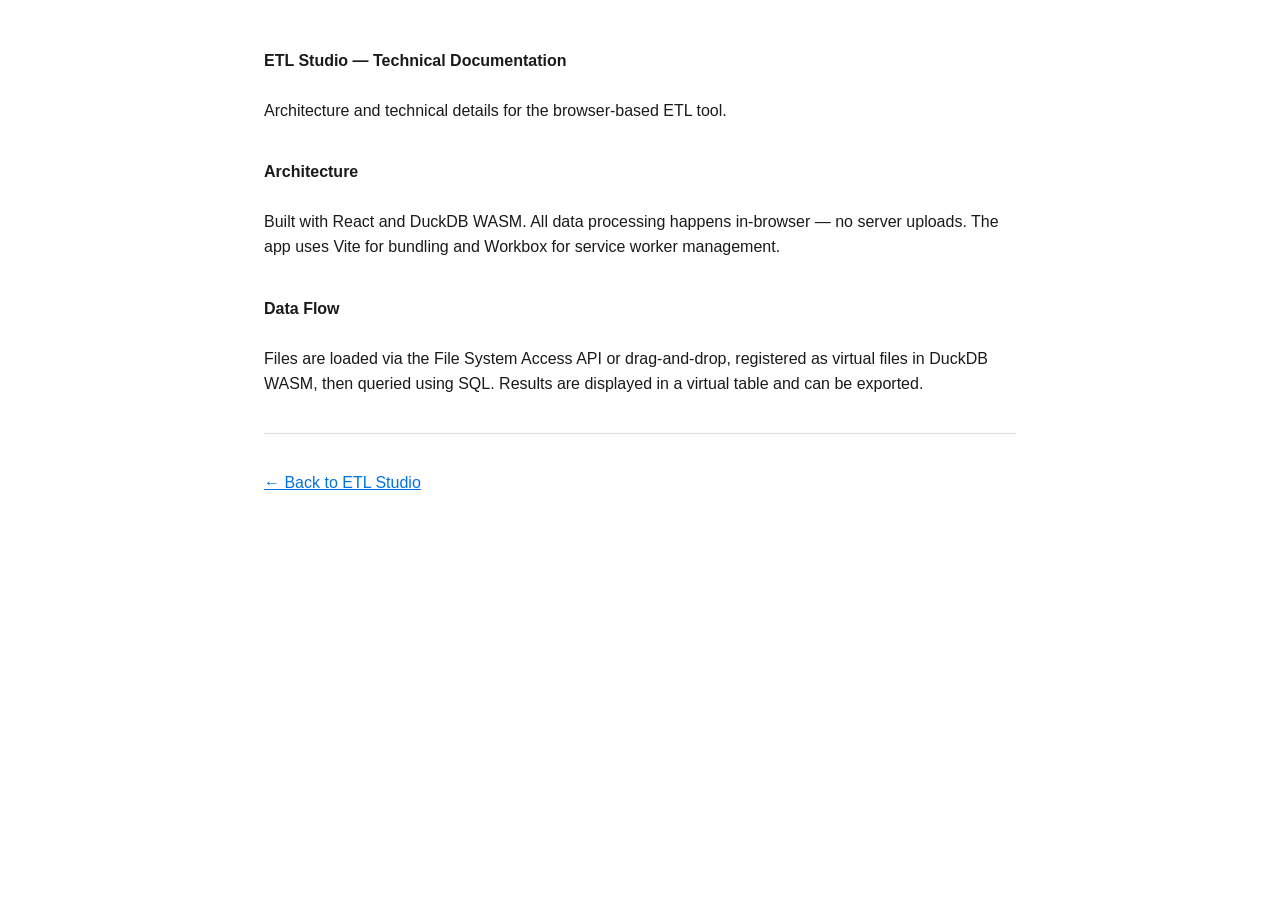
<file: assets/docs/tech-doc.html>
<!DOCTYPE html>
<html lang="en">
<head>
  <meta charset="UTF-8">
  <meta name="viewport" content="width=device-width, initial-scale=1.0">
  <script>(function(){document.documentElement.setAttribute("data-theme","light")})()</script>
  <title>Technical Documentation — ETL Studio | Pyae Phyo Kyaw</title>
  <link rel="stylesheet" href="../../assets/css/root/style.css">
  <style>body{font-family:var(--font-sans);background:var(--color-bg);color:var(--color-text);padding:24px;max-width:800px;margin:0 auto;line-height:1.6}h1{font-size:var(--text-2xl);margin:24px 0 12px}h2{font-size:var(--text-xl);margin:24px 0 12px}h3{font-size:var(--text-lg);margin:16px 0 8px}p{margin:12px 0}a{color:var(--color-accent)}a:hover{color:var(--color-accent-hover)}code{background:var(--color-surface);padding:2px 6px;border-radius:var(--border-radius-sm);font-family:var(--font-mono);font-size:var(--text-sm)}pre{background:var(--color-surface);padding:16px;border-radius:var(--border-radius-md);overflow-x:auto}ul,ol{padding-left:24px;margin:12px 0}li{margin:4px 0}hr{border:none;border-top:1px solid var(--color-border);margin:24px 0}</style>
</head>
<body>
  <h1>ETL Studio — Technical Documentation</h1>
  <p>Architecture and technical details for the browser-based ETL tool.</p>
  <h2>Architecture</h2>
  <p>Built with React and DuckDB WASM. All data processing happens in-browser — no server uploads. The app uses Vite for bundling and Workbox for service worker management.</p>
  <h2>Data Flow</h2>
  <p>Files are loaded via the File System Access API or drag-and-drop, registered as virtual files in DuckDB WASM, then queried using SQL. Results are displayed in a virtual table and can be exported.</p>
  <hr>
  <p><a href="../../">&larr; Back to ETL Studio</a></p>
</body>
</html>
</file>
<file: assets/css/root/style.css>
@import "base.css";
@import "layout.css";
@import "components.css";
@import "pages.css";
</file>
